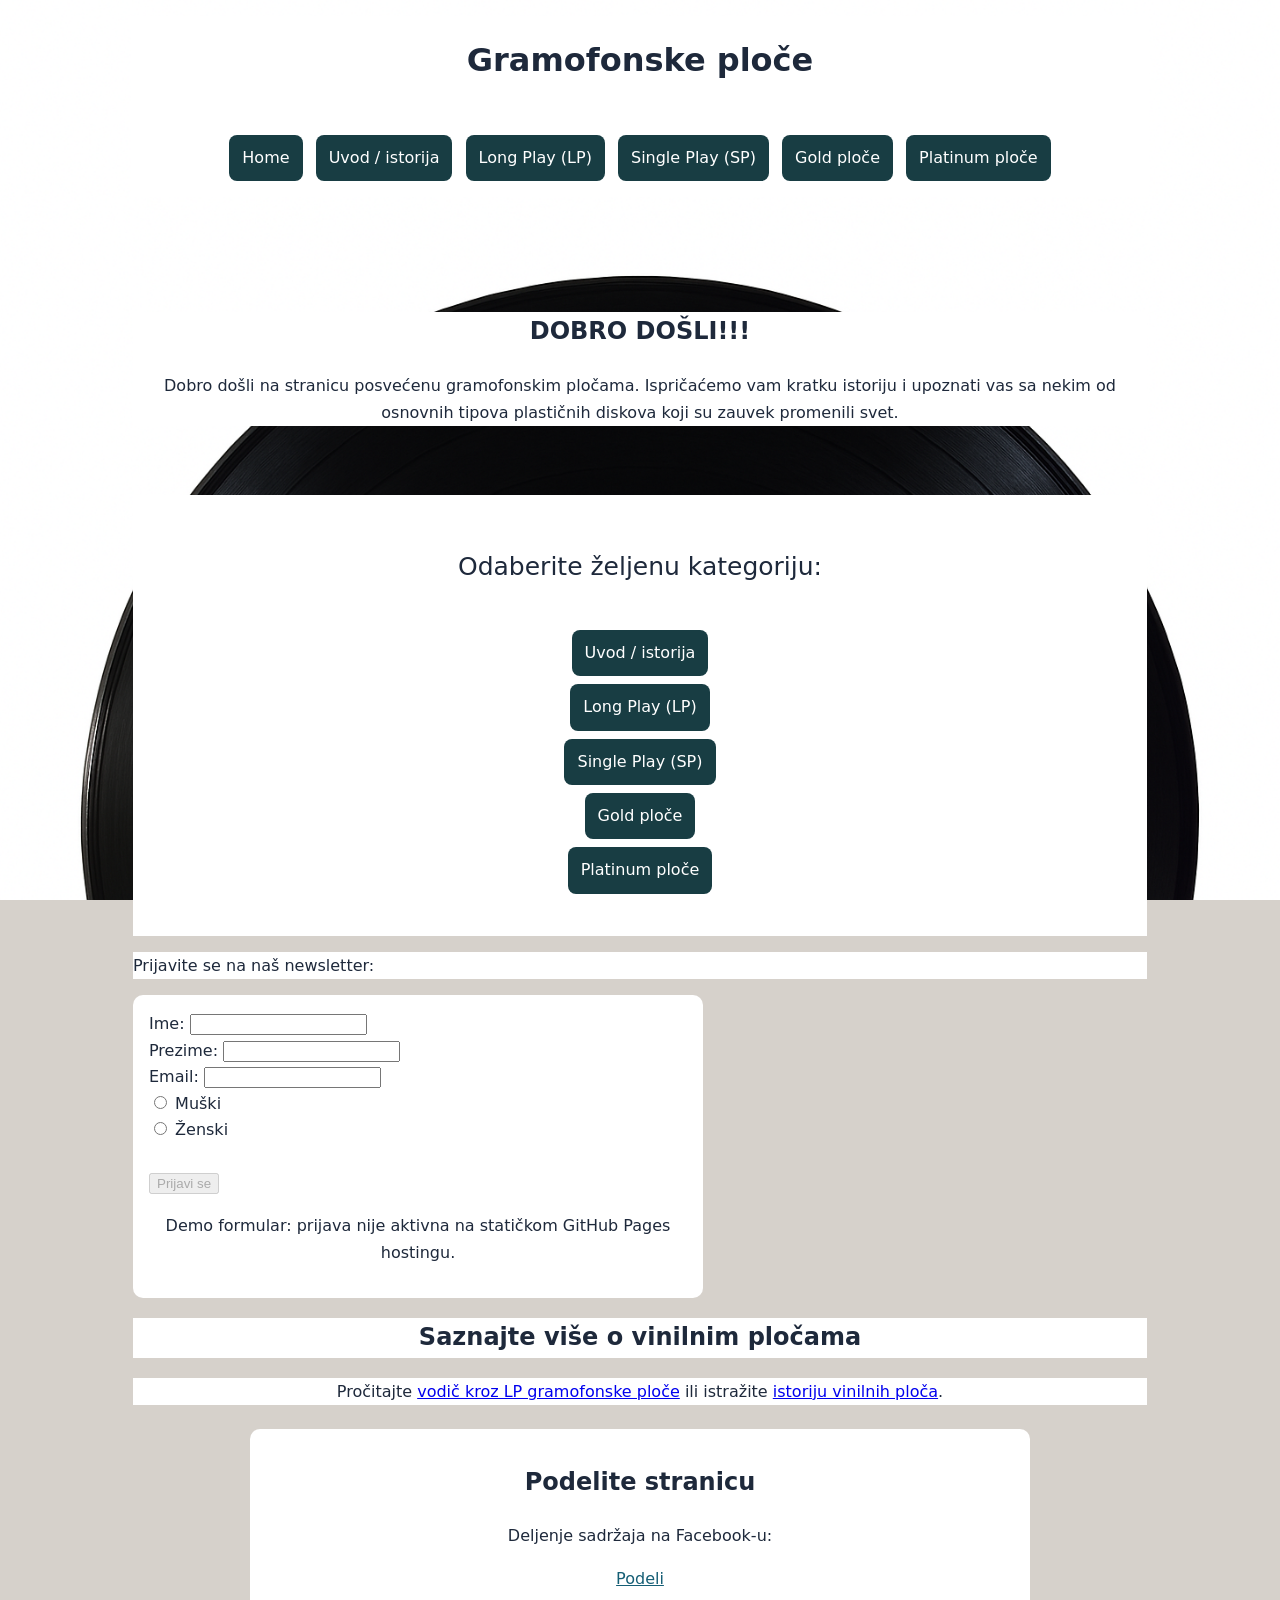
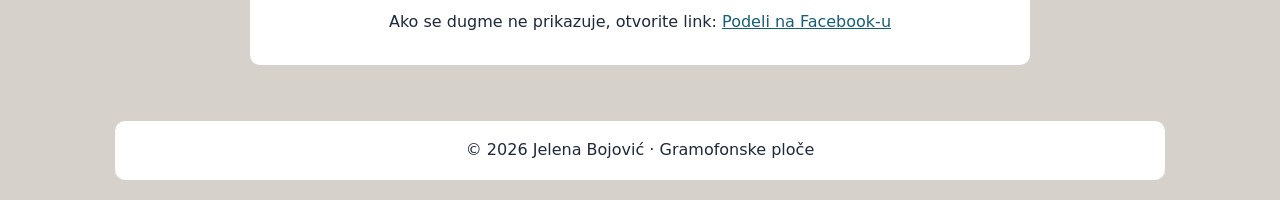
<file: index.html>
<!DOCTYPE html>
<html lang="sr">
<head>
<meta charset="utf-8"/>
<title>Gramofonske ploče – istorija, LP, singl i zlatne ploče</title>
<link href="ico/favicon.ico" rel="icon" type="image/x-icon"/>
<style>
		h1 {
			text-align: center;
			background-color: white;
		}

		h2 {
			text-align: center;
			background-color: white;
		}

		p {
			text-align: center;
			background-color: white;
		}

		nav {
			text-align: center;
			background-color: white;
		}

		div {
			text-align: center;
			background-color: white;
		}

		body {
			background-image: url('images/1.jpg');
			background-repeat: no-repeat;
			background-size: cover;
			background-attachment: fixed;
			background-position: center;
		}
	</style>
<meta content="width=device-width, initial-scale=1" name="viewport"/><meta content="Otkrijte istoriju gramofonskih i vinil ploča, LP albume, singlove i zlatna i platinasta muzička izdanja." name="description"/><meta content="gramofonske ploče, vinil ploče, LP ploče, singl ploče" name="keywords"/><meta content="Jelena Bojović" name="author"/><meta content="index, follow" name="robots"/><link href="https://rakicjelena991-sys.github.io/JelenaBojovicIT2026_SEO_KOD/" rel="canonical"/><meta content="website" property="og:type"/><meta content="sr_RS" property="og:locale"/><meta content="Gramofonske ploče" property="og:site_name"/><meta content="Gramofonske ploče – istorija, LP, singl i zlatne ploče" property="og:title"/><meta content="Otkrijte istoriju gramofonskih i vinil ploča, LP albume, singlove i zlatna i platinasta muzička izdanja." property="og:description"/><meta content="https://rakicjelena991-sys.github.io/JelenaBojovicIT2026_SEO_KOD/" property="og:url"/><meta content="https://rakicjelena991-sys.github.io/JelenaBojovicIT2026_SEO_KOD/images/1.jpg" property="og:image"/><meta content="summary_large_image" name="twitter:card"/><link href="assets/seo.css" rel="stylesheet"/></head>
<body>
<header>
<div>
<h1>Gramofonske ploče</h1>
<nav>
<a class="nav-link" href="index.html">Home</a>
<a class="nav-link" href="pages/uvod.html">Uvod / istorija</a>
<a class="nav-link" href="pages/longplay.html">Long Play (LP)</a>
<a class="nav-link" href="pages/single.html">Single Play (SP)</a>
<a class="nav-link" href="pages/gold.html">Gold ploče</a>
<a class="nav-link" href="pages/platinum.html">Platinum ploče</a>
</nav>
</div>
</header>
<main>
<br/><br/><br/>
<div>
<h2>DOBRO DOŠLI!!!</h2>
<p>Dobro došli na stranicu posvećenu gramofonskim pločama. Ispričaćemo vam kratku istoriju i upoznati vas sa
				nekim od osnovnih tipova plastičnih diskova koji su zauvek promenili svet.</p>
</div>
<br/><br/>
<div>
<br/>
<p style="font-size:25px;">Odaberite željenu kategoriju:</p>
<nav>
<a class="nav-link" href="pages/uvod.html">Uvod / istorija</a><br/>
<a class="nav-link" href="pages/longplay.html">Long Play (LP)</a><br/>
<a class="nav-link" href="pages/single.html">Single Play (SP)</a><br/>
<a class="nav-link" href="pages/gold.html">Gold ploče</a><br/>
<a class="nav-link" href="pages/platinum.html">Platinum ploče</a><br/>
</nav>
<br/>
</div>
<p style="text-align:left;">Prijavite se na naš newsletter:</p>
<form action="#" method="post" onsubmit="return false;">
<label>
				Ime:
				<input name="firstName" pattern="[A-Za-zČĆŽŠĐčćžšđ\s]+" required="" title="Samo slova" type="text"/>
</label><br/>
<label>
				Prezime:
				<input name="lastName" pattern="[A-Za-zČĆŽŠĐčćžšđ\s]+" required="" title="Samo slova" type="text"/>
</label><br/>
<label>
				Email:
				<input name="email" required="" type="email"/>
</label><br/>
<label><input name="gender" required="" type="radio" value="male"/> Muški</label><br/>
<label><input name="gender" type="radio" value="female"/> Ženski</label><br/><br/>
<button disabled="disabled" title="Demo obrazac bez serverske obrade" type="submit">Prijavi se</button>
<p>Demo formular: prijava nije aktivna na statičkom GitHub Pages hostingu.</p></form>
<section><h2>Saznajte više o vinilnim pločama</h2><p>Pročitajte <a href="pages/longplay.html">vodič kroz LP gramofonske ploče</a> ili istražite <a href="pages/uvod.html">istoriju vinilnih ploča</a>.</p></section><section aria-label="Deljenje sajta" class="drustvene-mreze"><h2>Podelite stranicu</h2><p>Deljenje sadržaja na Facebook-u:</p><div class="fb-share-button" data-href="https://rakicjelena991-sys.github.io/JelenaBojovicIT2026_SEO_KOD/" data-layout="button" data-size="small"><a class="fb-xfbml-parse-ignore" href="https://www.facebook.com/sharer/sharer.php?u=https%3A%2F%2Frakicjelena991-sys.github.io%2FJelenaBojovicIT2026_SEO_KOD%2F" rel="noopener noreferrer" target="_blank">Podeli</a></div><p>Ako se dugme ne prikazuje, otvorite link: <a href="https://www.facebook.com/sharer/sharer.php?u=https%3A%2F%2Frakicjelena991-sys.github.io%2FJelenaBojovicIT2026_SEO_KOD%2F" rel="noopener noreferrer" target="_blank">Podeli na Facebook-u</a></p></section></main>
<footer>© 2026 Jelena Bojović · Gramofonske ploče</footer><script async="" crossorigin="anonymous" defer="" src="https://connect.facebook.net/sr_RS/sdk.js#xfbml=1&amp;version=v22.0"></script></body>
</html>
</file>
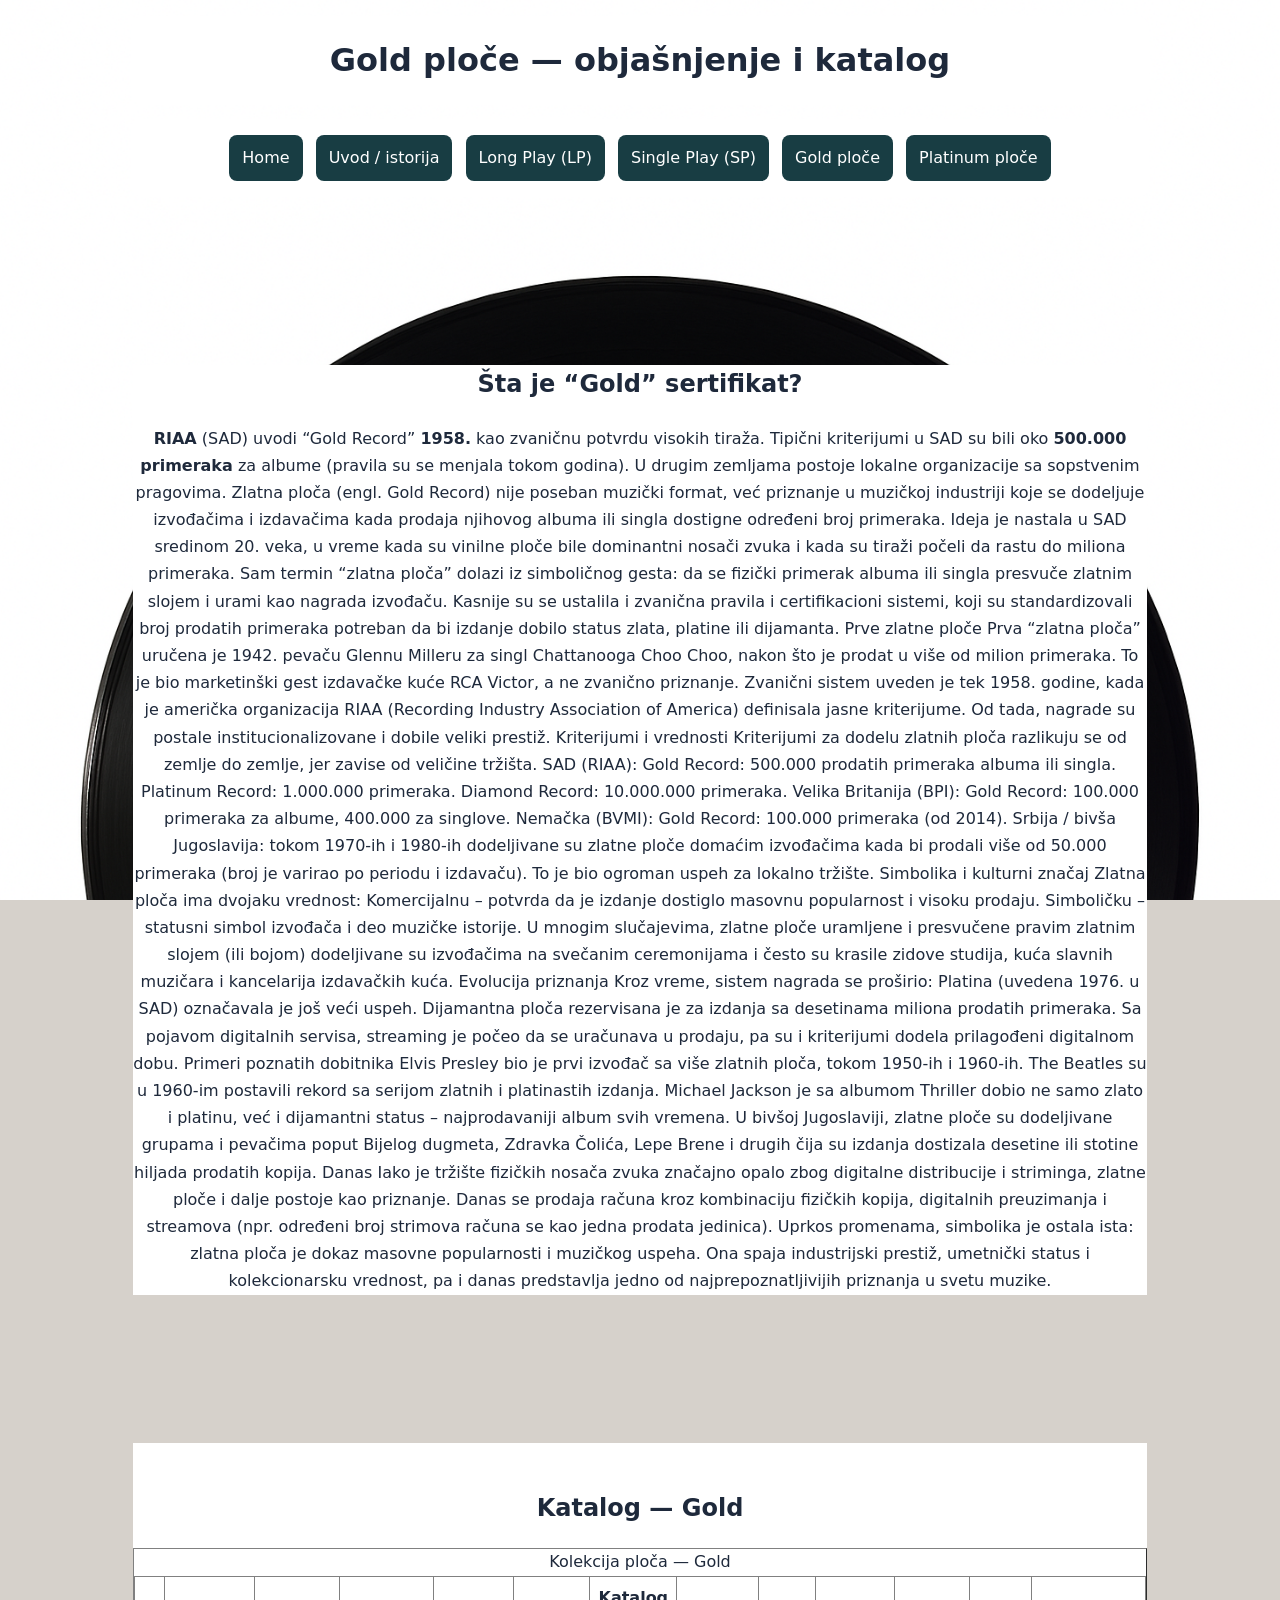
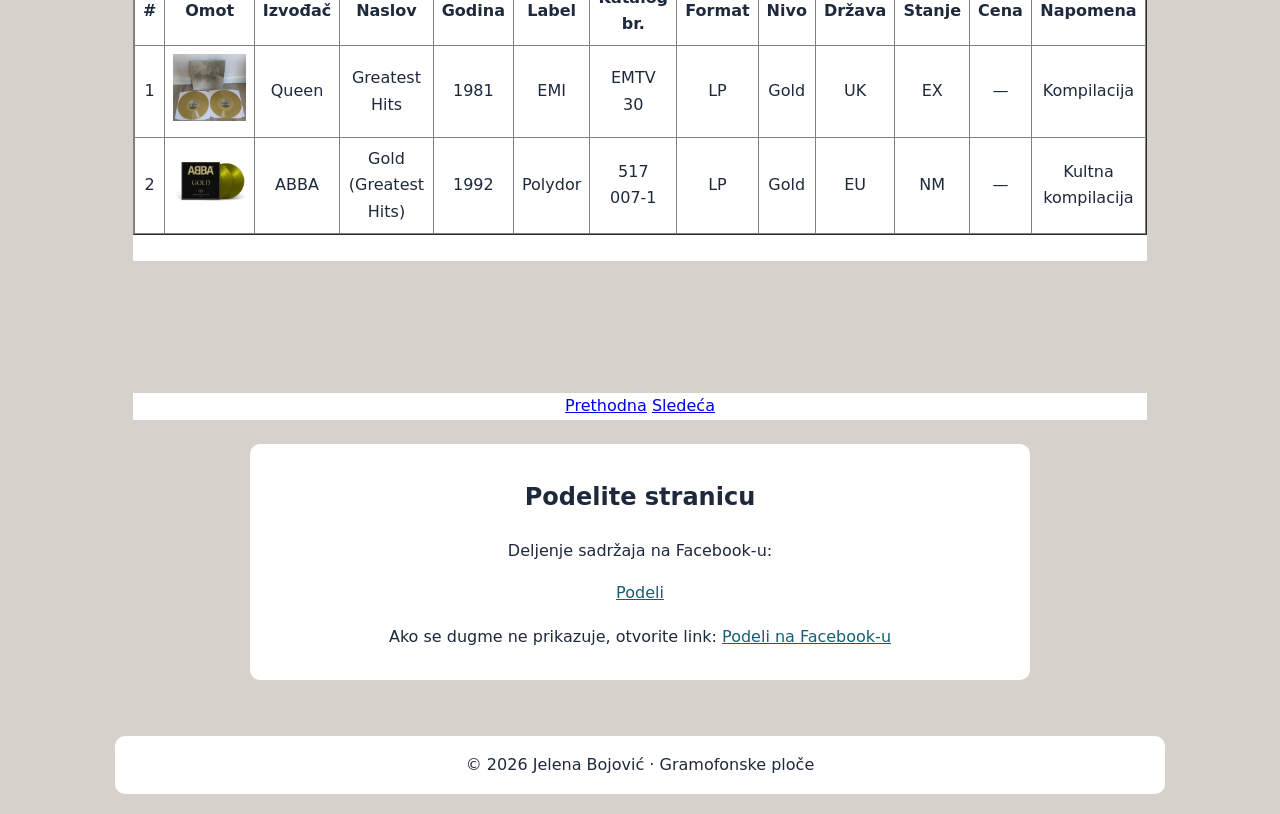
<file: pages/gold.html>
<!DOCTYPE html>
<html lang="sr">
<head>
<meta charset="utf-8"/>
<title>Zlatne ploče – značenje i primeri albuma</title>
<link href="../ico/favicon.ico" rel="icon" type="image/x-icon"/>
<style>
		h1 {text-align: center;background-color: white;}
		h2 {text-align: center;background-color: white;}
		p {text-align: center;background-color: white;}
		nav {text-align: center;background-color: white;}
		div {text-align: center;background-color: white;}
		table {text-align: center;background-color: white;}
		body {
			background-image: url('../images/1.jpg'); 
			background-repeat: no-repeat;
			background-size: cover;
			background-attachment: fixed;
			background-position: center;
		}
	</style>
<meta content="width=device-width, initial-scale=1" name="viewport"/><meta content="Šta je zlatna ploča i kako muzički album dobija zlatni sertifikat? Primeri poznatih muzičkih izdanja." name="description"/><meta content="zlatne ploče, gold ploče, muzički sertifikati" name="keywords"/><meta content="Jelena Bojović" name="author"/><meta content="index, follow" name="robots"/><link href="https://rakicjelena991-sys.github.io/JelenaBojovicIT2026_SEO_KOD/pages/gold.html" rel="canonical"/><meta content="website" property="og:type"/><meta content="sr_RS" property="og:locale"/><meta content="Gramofonske ploče" property="og:site_name"/><meta content="Zlatne ploče – značenje i primeri albuma" property="og:title"/><meta content="Šta je zlatna ploča i kako muzički album dobija zlatni sertifikat? Primeri poznatih muzičkih izdanja." property="og:description"/><meta content="https://rakicjelena991-sys.github.io/JelenaBojovicIT2026_SEO_KOD/pages/gold.html" property="og:url"/><meta content="https://rakicjelena991-sys.github.io/JelenaBojovicIT2026_SEO_KOD/images/1.jpg" property="og:image"/><meta content="summary_large_image" name="twitter:card"/><link href="../assets/seo.css" rel="stylesheet"/></head>
<body>
<header>
<h1>Gold ploče — objašnjenje i katalog</h1>
<nav>
<a class="nav-link" href="../index.html">Home</a>
<a class="nav-link" href="./uvod.html">Uvod / istorija</a>
<a class="nav-link" href="./longplay.html">Long Play (LP)</a>
<a class="nav-link" href="./single.html">Single Play (SP)</a>
<a class="nav-link" href="./gold.html">Gold ploče</a>
<a class="nav-link" href="./platinum.html">Platinum ploče</a>
</nav>
</header>
<main>
<br/><br/><br/><br/><br/>
<div>
<h2>Šta je “Gold” sertifikat?</h2>
<p>
<strong>RIAA</strong> (SAD) uvodi “Gold Record” <strong>1958.</strong> kao zvaničnu potvrdu visokih tiraža.
				Tipični kriterijumi u SAD su bili oko <strong>500.000 primeraka</strong> za albume (pravila su se menjala tokom godina).
				U drugim zemljama postoje lokalne organizacije sa sopstvenim pragovima.
				Zlatna ploča (engl. Gold Record) nije poseban muzički format, već priznanje u muzičkoj industriji koje se dodeljuje izvođačima i izdavačima kada prodaja njihovog albuma ili singla dostigne određeni broj primeraka. Ideja je nastala u SAD sredinom 20. veka, u vreme kada su vinilne ploče bile dominantni nosači zvuka i kada su tiraži počeli da rastu do miliona primeraka.

				Sam termin “zlatna ploča” dolazi iz simboličnog gestа: da se fizički primerak albuma ili singla presvuče zlatnim slojem i urami kao nagrada izvođaču. Kasnije su se ustalila i zvanična pravila i certifikacioni sistemi, koji su standardizovali broj prodatih primeraka potreban da bi izdanje dobilo status zlata, platine ili dijamanta.

				Prve zlatne ploče

				Prva “zlatna ploča” uručena je 1942. pevaču Glennu Milleru za singl Chattanooga Choo Choo, nakon što je prodat u više od milion primeraka. To je bio marketinški gest izdavačke kuće RCA Victor, a ne zvanično priznanje.

				Zvanični sistem uveden je tek 1958. godine, kada je američka organizacija RIAA (Recording Industry Association of America) definisala jasne kriterijume. Od tada, nagrade su postale institucionalizovane i dobile veliki prestiž.

				Kriterijumi i vrednosti

				Kriterijumi za dodelu zlatnih ploča razlikuju se od zemlje do zemlje, jer zavise od veličine tržišta.

				SAD (RIAA):

				Gold Record: 500.000 prodatih primeraka albuma ili singla.

				Platinum Record: 1.000.000 primeraka.

				Diamond Record: 10.000.000 primeraka.

				Velika Britanija (BPI):

				Gold Record: 100.000 primeraka za albume, 400.000 za singlove.

				Nemačka (BVMI):

				Gold Record: 100.000 primeraka (od 2014).

				Srbija / bivša Jugoslavija: tokom 1970-ih i 1980-ih dodeljivane su zlatne ploče domaćim izvođačima kada bi prodali više od 50.000 primeraka (broj je varirao po periodu i izdavaču). To je bio ogroman uspeh za lokalno tržište.

				Simbolika i kulturni značaj

				Zlatna ploča ima dvojaku vrednost:

				Komercijalnu – potvrda da je izdanje dostiglo masovnu popularnost i visoku prodaju.

				Simboličku – statusni simbol izvođača i deo muzičke istorije.

				U mnogim slučajevima, zlatne ploče uramljene i presvučene pravim zlatnim slojem (ili bojom) dodeljivane su izvođačima na svečanim ceremonijama i često su krasile zidove studija, kuća slavnih muzičara i kancelarija izdavačkih kuća.

				Evolucija priznanja

				Kroz vreme, sistem nagrada se proširio:

				Platina (uvedena 1976. u SAD) označavala je još veći uspeh.

				Dijamantna ploča rezervisana je za izdanja sa desetinama miliona prodatih primeraka.

				Sa pojavom digitalnih servisa, streaming je počeo da se uračunava u prodaju, pa su i kriterijumi dodela prilagođeni digitalnom dobu.

				Primeri poznatih dobitnika

				Elvis Presley bio je prvi izvođač sa više zlatnih ploča, tokom 1950-ih i 1960-ih.

				The Beatles su u 1960-im postavili rekord sa serijom zlatnih i platinastih izdanja.

				Michael Jackson je sa albumom Thriller dobio ne samo zlato i platinu, već i dijamantni status – najprodavaniji album svih vremena.

				U bivšoj Jugoslaviji, zlatne ploče su dodeljivane grupama i pevačima poput Bijelog dugmeta, Zdravka Čolića, Lepe Brene i drugih čija su izdanja dostizala desetine ili stotine hiljada prodatih kopija.

				Danas

				Iako je tržište fizičkih nosača zvuka značajno opalo zbog digitalne distribucije i striminga, zlatne ploče i dalje postoje kao priznanje. Danas se prodaja računa kroz kombinaciju fizičkih kopija, digitalnih preuzimanja i streamova (npr. određeni broj strimova računa se kao jedna prodata jedinica).

				Uprkos promenama, simbolika je ostala ista: zlatna ploča je dokaz masovne popularnosti i muzičkog uspeha. Ona spaja industrijski prestiž, umetnički status i kolekcionarsku vrednost, pa i danas predstavlja jedno od najprepoznatljivijih priznanja u svetu muzike.
			</p>
</div>
<br/><br/><br/><br/><br/>
<div>
<br/>
<h2>Katalog — Gold</h2>
<table border="1" cellpadding="6" cellspacing="0">
<caption>Kolekcija ploča — Gold</caption>
<thead>
<tr>
<th>#</th><th>Omot</th><th>Izvođač</th><th>Naslov</th><th>Godina</th><th>Label</th><th>Katalog br.</th>
<th>Format</th><th>Nivo</th><th>Država</th><th>Stanje</th><th>Cena</th><th>Napomena</th>
</tr>
</thead>
<tbody>
<tr>
<td>1</td>
<td><img alt="Queen — Greatest Hits (omot)" decoding="async" height="821" loading="lazy" src="../images/queen_greatest_hits.png" width="900"/></td>
<td>Queen</td><td>Greatest Hits</td><td>1981</td><td>EMI</td><td>EMTV 30</td>
<td>LP</td><td>Gold</td><td>UK</td><td>EX</td><td>—</td><td>Kompilacija</td>
</tr>
<tr>
<td>2</td>
<td><img alt="ABBA — Gold (omot)" decoding="async" height="872" loading="lazy" src="../images/abba_gold.png" width="1600"/></td>
<td>ABBA</td><td>Gold (Greatest Hits)</td><td>1992</td><td>Polydor</td><td>517 007-1</td>
<td>LP</td><td>Gold</td><td>EU</td><td>NM</td><td>—</td><td>Kultna kompilacija</td>
</tr>
</tbody>
</table>
<br/>
</div>
<br/><br/><br/><br/><br/>
<div>
<a class="nav-link" href="./single.html">Prethodna</a>
<a class="nav-link" href="./platinum.html">Sledeća</a>
</div>
<section aria-label="Deljenje sajta" class="drustvene-mreze"><h2>Podelite stranicu</h2><p>Deljenje sadržaja na Facebook-u:</p><div class="fb-share-button" data-href="https://rakicjelena991-sys.github.io/JelenaBojovicIT2026_SEO_KOD/pages/gold.html" data-layout="button" data-size="small"><a class="fb-xfbml-parse-ignore" href="https://www.facebook.com/sharer/sharer.php?u=https%3A%2F%2Frakicjelena991-sys.github.io%2FJelenaBojovicIT2026_SEO_KOD%2Fpages%2Fgold.html" rel="noopener noreferrer" target="_blank">Podeli</a></div><p>Ako se dugme ne prikazuje, otvorite link: <a href="https://www.facebook.com/sharer/sharer.php?u=https%3A%2F%2Frakicjelena991-sys.github.io%2FJelenaBojovicIT2026_SEO_KOD%2Fpages%2Fgold.html" rel="noopener noreferrer" target="_blank">Podeli na Facebook-u</a></p></section></main>
<footer>© 2026 Jelena Bojović · Gramofonske ploče</footer><script async="" crossorigin="anonymous" defer="" src="https://connect.facebook.net/sr_RS/sdk.js#xfbml=1&amp;version=v22.0"></script></body>
</html>
</file>
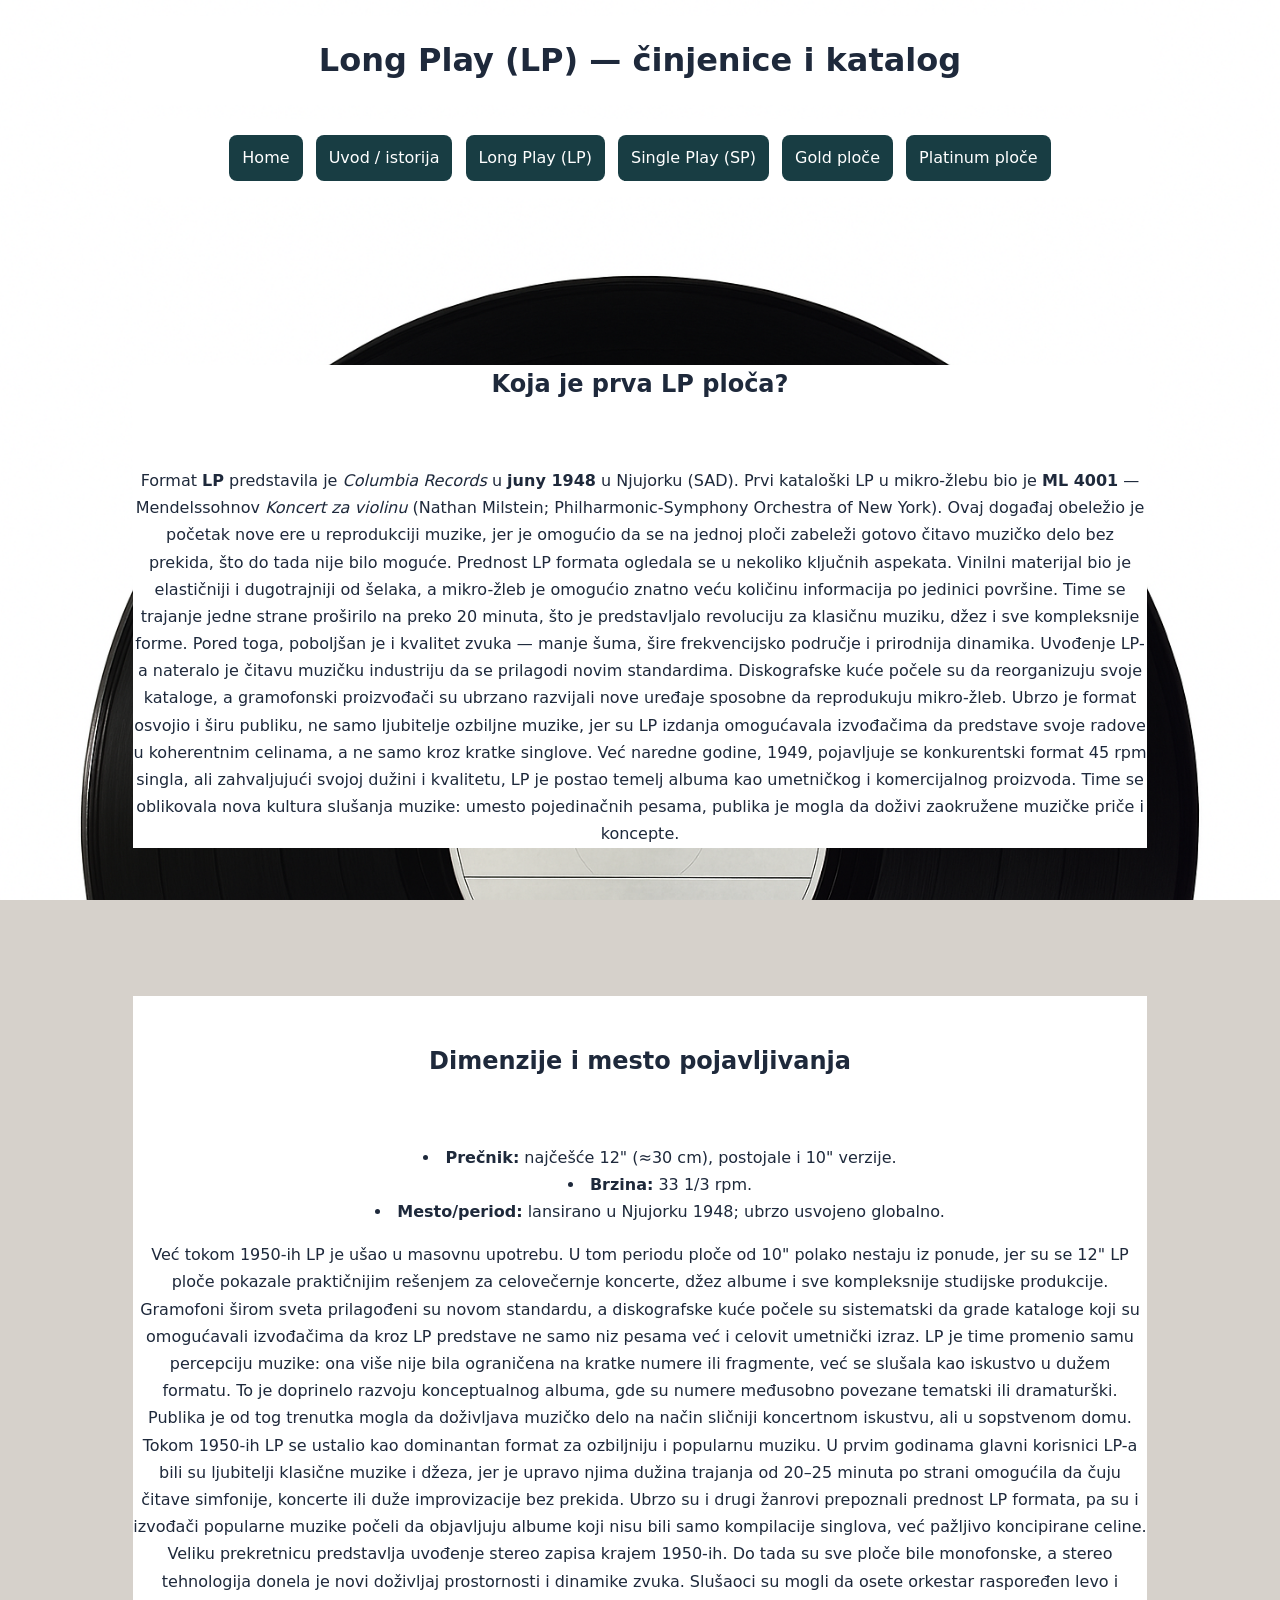
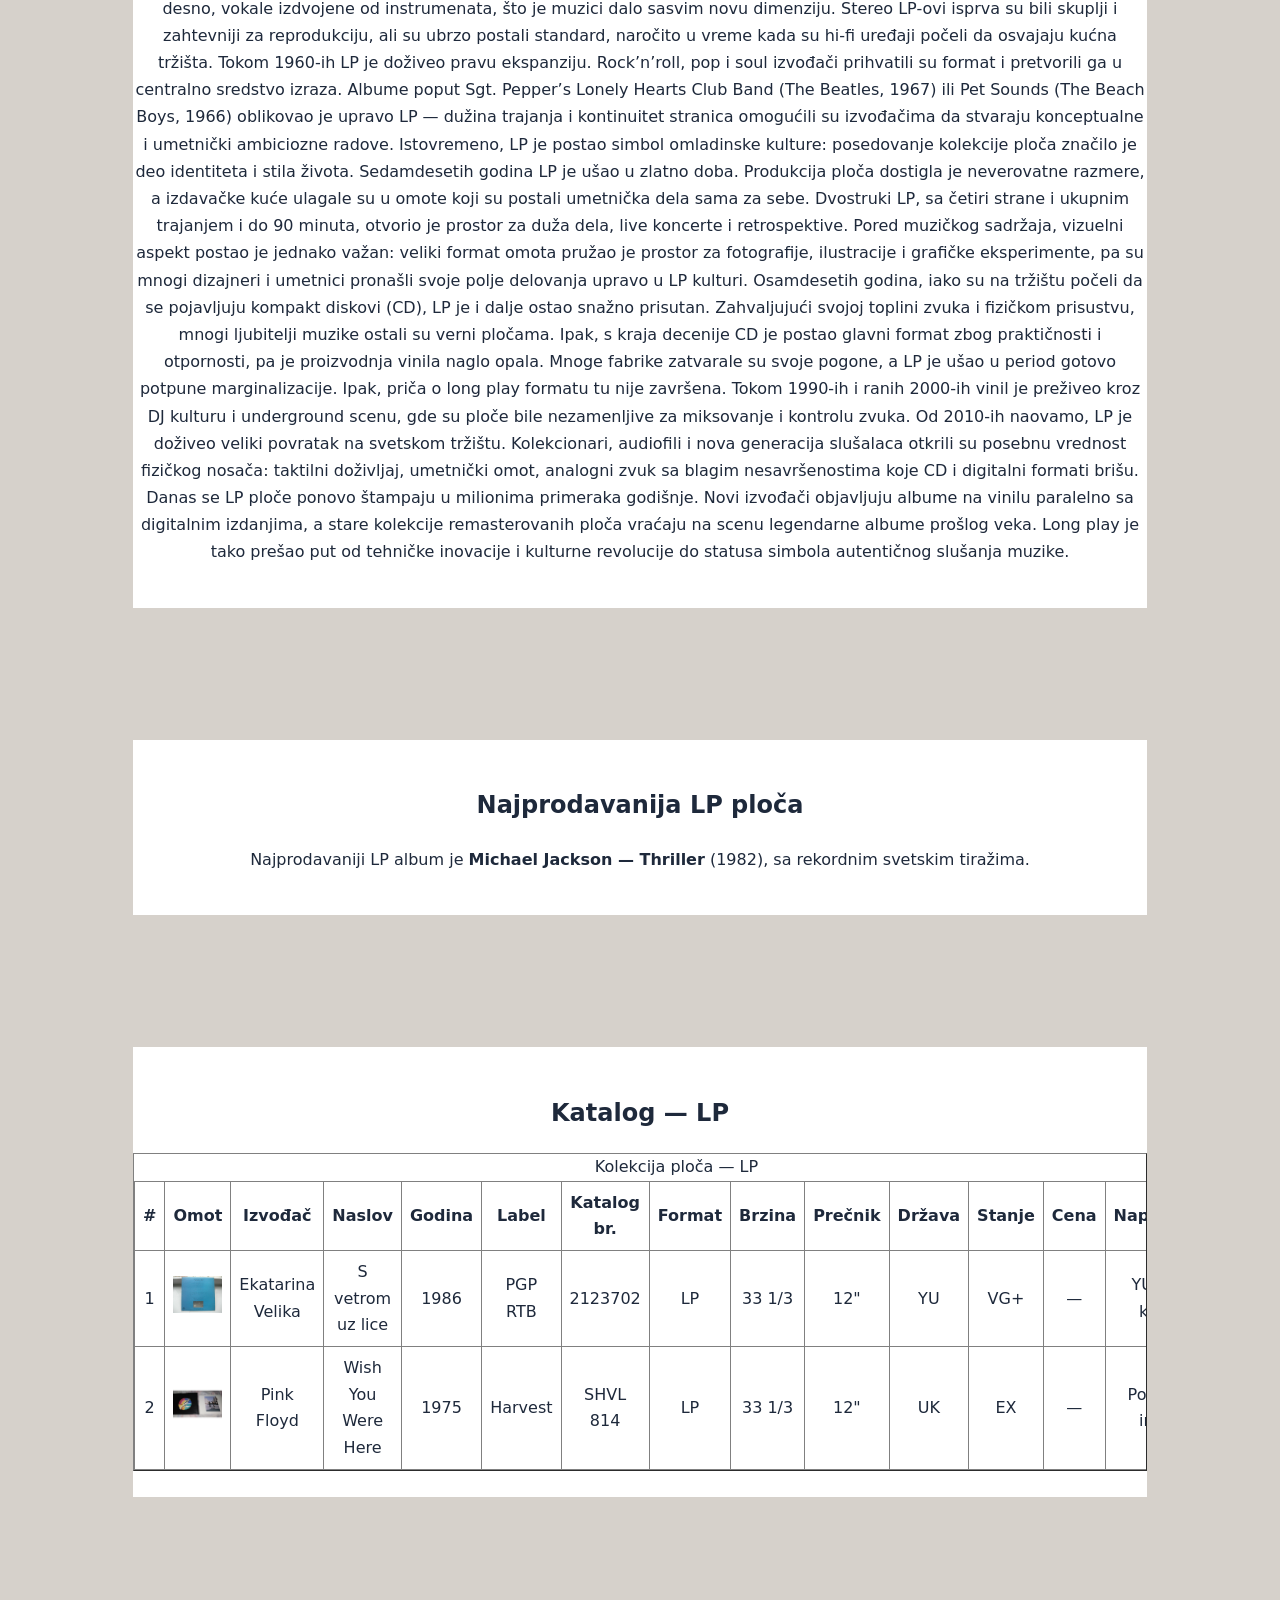
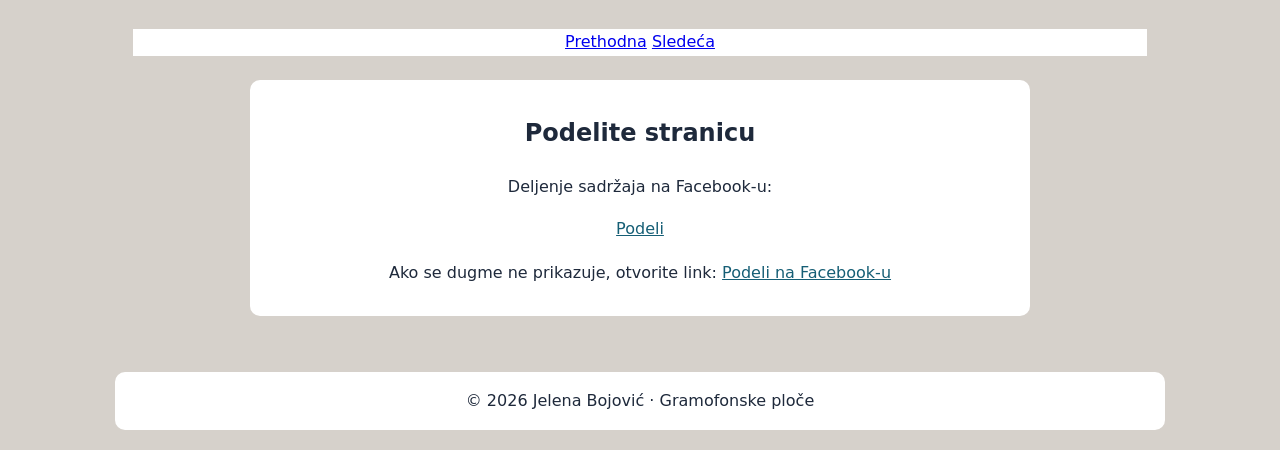
<file: pages/longplay.html>
<!DOCTYPE html>
<html lang="sr">
<head>
<meta charset="utf-8"/>
<title>LP ploče – Long Play albumi i poznata izdanja</title>
<link href="../ico/favicon.ico" rel="icon" type="image/x-icon"/>
<style>
		h1 {text-align: center;background-color: white;}
		h2 {text-align: center;background-color: white;}
		p {text-align: center;background-color: white;}
		nav {text-align: center;background-color: white;}
		table {text-align: center;background-color: white;}
		div {text-align: center;background-color: white;}
		li {text-align: center;background-color: white;list-style-position: inside;}
		body {
			background-image: url('../images/1.jpg'); 
			background-repeat: no-repeat;
			background-size: cover;
			background-attachment: fixed;
			background-position: center;
		}
	</style>
<meta content="width=device-width, initial-scale=1" name="viewport"/><meta content="Saznajte šta su LP gramofonske ploče, kako funkcionišu dugosvirajući albumi i upoznajte poznata vinil izdanja." name="description"/><meta content="LP ploče, Long Play, vinil albumi, dugosvirajuće ploče" name="keywords"/><meta content="Jelena Bojović" name="author"/><meta content="index, follow" name="robots"/><link href="https://rakicjelena991-sys.github.io/JelenaBojovicIT2026_SEO_KOD/pages/longplay.html" rel="canonical"/><meta content="website" property="og:type"/><meta content="sr_RS" property="og:locale"/><meta content="Gramofonske ploče" property="og:site_name"/><meta content="LP ploče – Long Play albumi i poznata izdanja" property="og:title"/><meta content="Saznajte šta su LP gramofonske ploče, kako funkcionišu dugosvirajući albumi i upoznajte poznata vinil izdanja." property="og:description"/><meta content="https://rakicjelena991-sys.github.io/JelenaBojovicIT2026_SEO_KOD/pages/longplay.html" property="og:url"/><meta content="https://rakicjelena991-sys.github.io/JelenaBojovicIT2026_SEO_KOD/images/1.jpg" property="og:image"/><meta content="summary_large_image" name="twitter:card"/><link href="../assets/seo.css" rel="stylesheet"/></head>
<body>
<header>
<h1>Long Play (LP) — činjenice i katalog</h1>
<nav>
<a class="nav-link" href="../index.html">Home</a>
<a class="nav-link" href="./uvod.html">Uvod / istorija</a>
<a class="nav-link" href="./longplay.html">Long Play (LP)</a>
<a class="nav-link" href="./single.html">Single Play (SP)</a>
<a class="nav-link" href="./gold.html">Gold ploče</a>
<a class="nav-link" href="./platinum.html">Platinum ploče</a>
</nav>
</header>
<main>
<br/><br/><br/><br/><br/>
<div>
<h2>Koja je prva LP ploča?</h2>
<br/>
<p>
				Format <strong>LP</strong> predstavila je <em>Columbia Records</em> u <strong>junу 1948</strong> u Njujorku (SAD).
				Prvi kataloški LP u mikro‑žlebu bio je <strong>ML 4001</strong> — Mendelssohnov <em>Koncert za violinu</em>
				(Nathan Milstein; Philharmonic‑Symphony Orchestra of New York).
				Ovaj događaj obeležio je početak nove ere u reprodukciji muzike, jer je omogućio da se na jednoj ploči zabeleži gotovo čitavo muzičko delo bez prekida, što do tada nije bilo moguće.
				Prednost LP formata ogledala se u nekoliko ključnih aspekata. Vinilni materijal bio je elastičniji i dugotrajniji od šelaka, a mikro-žleb je omogućio znatno veću količinu informacija po jedinici površine. Time se trajanje jedne strane proširilo na preko 20 minuta, što je predstavljalo revoluciju za klasičnu muziku, džez i sve kompleksnije forme. Pored toga, poboljšan je i kvalitet zvuka — manje šuma, šire frekvencijsko područje i prirodnija dinamika.
				Uvođenje LP-a nateralo je čitavu muzičku industriju da se prilagodi novim standardima. Diskografske kuće počele su da reorganizuju svoje kataloge, a gramofonski proizvođači su ubrzano razvijali nove uređaje sposobne da reprodukuju mikro-žleb. Ubrzo je format osvojio i širu publiku, ne samo ljubitelje ozbiljne muzike, jer su LP izdanja omogućavala izvođačima da predstave svoje radove u koherentnim celinama, a ne samo kroz kratke singlove.
				Već naredne godine, 1949, pojavljuje se konkurentski format 45 rpm singla, ali zahvaljujući svojoj dužini i kvalitetu, LP je postao temelj albuma kao umetničkog i komercijalnog proizvoda. Time se oblikovala nova kultura slušanja muzike: umesto pojedinačnih pesama, publika je mogla da doživi zaokružene muzičke priče i koncepte.
			</p>
</div>
<br/><br/><br/><br/><br/>
<div>
<br/>
<h2>Dimenzije i mesto pojavljivanja</h2>
<br/>
<ul>
<li><strong>Prečnik:</strong> najčešće 12" (≈30 cm), postojale i 10" verzije.</li>
<li><strong>Brzina:</strong> 33 1/3 rpm.</li>
<li><strong>Mesto/period:</strong> lansirano u Njujorku 1948; ubrzo usvojeno globalno.</li>
</ul>
<p>
				Već tokom 1950-ih LP je ušao u masovnu upotrebu. U tom periodu ploče od 10" polako nestaju iz ponude, jer su se 12" LP ploče pokazale praktičnijim rešenjem za celovečernje koncerte, džez albume i sve kompleksnije studijske produkcije. Gramofoni širom sveta prilagođeni su novom standardu, a diskografske kuće počele su sistematski da grade kataloge koji su omogućavali izvođačima da kroz LP predstave ne samo niz pesama već i celovit umetnički izraz.
				LP je time promenio samu percepciju muzike: ona više nije bila ograničena na kratke numere ili fragmente, već se slušala kao iskustvo u dužem formatu. To je doprinelo razvoju konceptualnog albuma, gde su numere međusobno povezane tematski ili dramaturški. Publika je od tog trenutka mogla da doživljava muzičko delo na način sličniji koncertnom iskustvu, ali u sopstvenom domu.
				Tokom 1950-ih LP se ustalio kao dominantan format za ozbiljniju i popularnu muziku. U prvim godinama glavni korisnici LP-a bili su ljubitelji klasične muzike i džeza, jer je upravo njima dužina trajanja od 20–25 minuta po strani omogućila da čuju čitave simfonije, koncerte ili duže improvizacije bez prekida. Ubrzo su i drugi žanrovi prepoznali prednost LP formata, pa su i izvođači popularne muzike počeli da objavljuju albume koji nisu bili samo kompilacije singlova, već pažljivo koncipirane celine.
				Veliku prekretnicu predstavlja uvođenje stereo zapisa krajem 1950-ih. Do tada su sve ploče bile monofonske, a stereo tehnologija donela je novi doživljaj prostornosti i dinamike zvuka. Slušaoci su mogli da osete orkestar raspoređen levo i desno, vokale izdvojene od instrumenata, što je muzici dalo sasvim novu dimenziju. Stereo LP-ovi isprva su bili skuplji i zahtevniji za reprodukciju, ali su ubrzo postali standard, naročito u vreme kada su hi-fi uređaji počeli da osvajaju kućna tržišta.
				Tokom 1960-ih LP je doživeo pravu ekspanziju. Rock’n’roll, pop i soul izvođači prihvatili su format i pretvorili ga u centralno sredstvo izraza. Albume poput Sgt. Pepper’s Lonely Hearts Club Band (The Beatles, 1967) ili Pet Sounds (The Beach Boys, 1966) oblikovao je upravo LP — dužina trajanja i kontinuitet stranica omogućili su izvođačima da stvaraju konceptualne i umetnički ambiciozne radove. Istovremeno, LP je postao simbol omladinske kulture: posedovanje kolekcije ploča značilo je deo identiteta i stila života.
				Sedamdesetih godina LP je ušao u zlatno doba. Produkcija ploča dostigla je neverovatne razmere, a izdavačke kuće ulagale su u omote koji su postali umetnička dela sama za sebe. Dvostruki LP, sa četiri strane i ukupnim trajanjem i do 90 minuta, otvorio je prostor za duža dela, live koncerte i retrospektive. Pored muzičkog sadržaja, vizuelni aspekt postao je jednako važan: veliki format omota pružao je prostor za fotografije, ilustracije i grafičke eksperimente, pa su mnogi dizajneri i umetnici pronašli svoje polje delovanja upravo u LP kulturi.
				Osamdesetih godina, iako su na tržištu počeli da se pojavljuju kompakt diskovi (CD), LP je i dalje ostao snažno prisutan. Zahvaljujući svojoj toplini zvuka i fizičkom prisustvu, mnogi ljubitelji muzike ostali su verni pločama. Ipak, s kraja decenije CD je postao glavni format zbog praktičnosti i otpornosti, pa je proizvodnja vinila naglo opala. Mnoge fabrike zatvarale su svoje pogone, a LP je ušao u period gotovo potpune marginalizacije.
				Ipak, priča o long play formatu tu nije završena. Tokom 1990-ih i ranih 2000-ih vinil je preživeo kroz DJ kulturu i underground scenu, gde su ploče bile nezamenljive za miksovanje i kontrolu zvuka. Od 2010-ih naovamo, LP je doživeo veliki povratak na svetskom tržištu. Kolekcionari, audiofili i nova generacija slušalaca otkrili su posebnu vrednost fizičkog nosača: taktilni doživljaj, umetnički omot, analogni zvuk sa blagim nesavršenostima koje CD i digitalni formati brišu.
				Danas se LP ploče ponovo štampaju u milionima primeraka godišnje. Novi izvođači objavljuju albume na vinilu paralelno sa digitalnim izdanjima, a stare kolekcije remasterovanih ploča vraćaju na scenu legendarne albume prošlog veka. Long play je tako prešao put od tehničke inovacije i kulturne revolucije do statusa simbola autentičnog slušanja muzike.
			</p>
<br/>
</div>
<br/><br/><br/><br/><br/>
<div>
<br/>
<h2>Najprodavanija LP ploča</h2>
<p>Najprodavaniji LP album je <strong>Michael Jackson — Thriller</strong> (1982), sa rekordnim svetskim tiražima.</p>
<br/>
</div>
<br/><br/><br/><br/><br/>
<div>
<br/>
<h2>Katalog — LP</h2>
<table border="1" cellpadding="6" cellspacing="0">
<caption>Kolekcija ploča — LP</caption>
<thead>
<tr>
<th>#</th><th>Omot</th><th>Izvođač</th><th>Naslov</th><th>Godina</th><th>Label</th><th>Katalog br.</th>
<th>Format</th><th>Brzina</th><th>Prečnik</th><th>Država</th><th>Stanje</th><th>Cena</th><th>Napomena</th>
</tr>
</thead>
<tbody>
<tr>
<td>1</td>
<td><img alt="EKV — S vetrom uz lice (omot)" decoding="async" height="750" loading="lazy" src="../images/ekv_s_vetrom_uz_lice.png" width="1000"/></td>
<td>Ekatarina Velika</td><td>S vetrom uz lice</td><td>1986</td><td>PGP RTB</td><td>2123702</td>
<td>LP</td><td>33 1/3</td><td>12"</td><td>YU</td><td>VG+</td><td>—</td><td>YU rock klasik</td>
</tr>
<tr>
<td>2</td>
<td><img alt="Pink Floyd — Wish You Were Here (omot)" decoding="async" height="600" loading="lazy" src="../images/pinkfloyd_wywh.png" width="800"/></td>
<td>Pink Floyd</td><td>Wish You Were Here</td><td>1975</td><td>Harvest</td><td>SHVL 814</td>
<td>LP</td><td>33 1/3</td><td>12"</td><td>UK</td><td>EX</td><td>—</td><td>Poster + insert</td>
</tr>
</tbody>
</table>
<br/>
</div>
<br/><br/><br/><br/><br/>
<div>
<a class="nav-link" href="./uvod.html">Prethodna</a>
<a class="nav-link" href="./single.html">Sledeća</a>
</div>
<section aria-label="Deljenje sajta" class="drustvene-mreze"><h2>Podelite stranicu</h2><p>Deljenje sadržaja na Facebook-u:</p><div class="fb-share-button" data-href="https://rakicjelena991-sys.github.io/JelenaBojovicIT2026_SEO_KOD/pages/longplay.html" data-layout="button" data-size="small"><a class="fb-xfbml-parse-ignore" href="https://www.facebook.com/sharer/sharer.php?u=https%3A%2F%2Frakicjelena991-sys.github.io%2FJelenaBojovicIT2026_SEO_KOD%2Fpages%2Flongplay.html" rel="noopener noreferrer" target="_blank">Podeli</a></div><p>Ako se dugme ne prikazuje, otvorite link: <a href="https://www.facebook.com/sharer/sharer.php?u=https%3A%2F%2Frakicjelena991-sys.github.io%2FJelenaBojovicIT2026_SEO_KOD%2Fpages%2Flongplay.html" rel="noopener noreferrer" target="_blank">Podeli na Facebook-u</a></p></section></main>
<footer>© 2026 Jelena Bojović · Gramofonske ploče</footer><script async="" crossorigin="anonymous" defer="" src="https://connect.facebook.net/sr_RS/sdk.js#xfbml=1&amp;version=v22.0"></script></body>
</html>
</file>
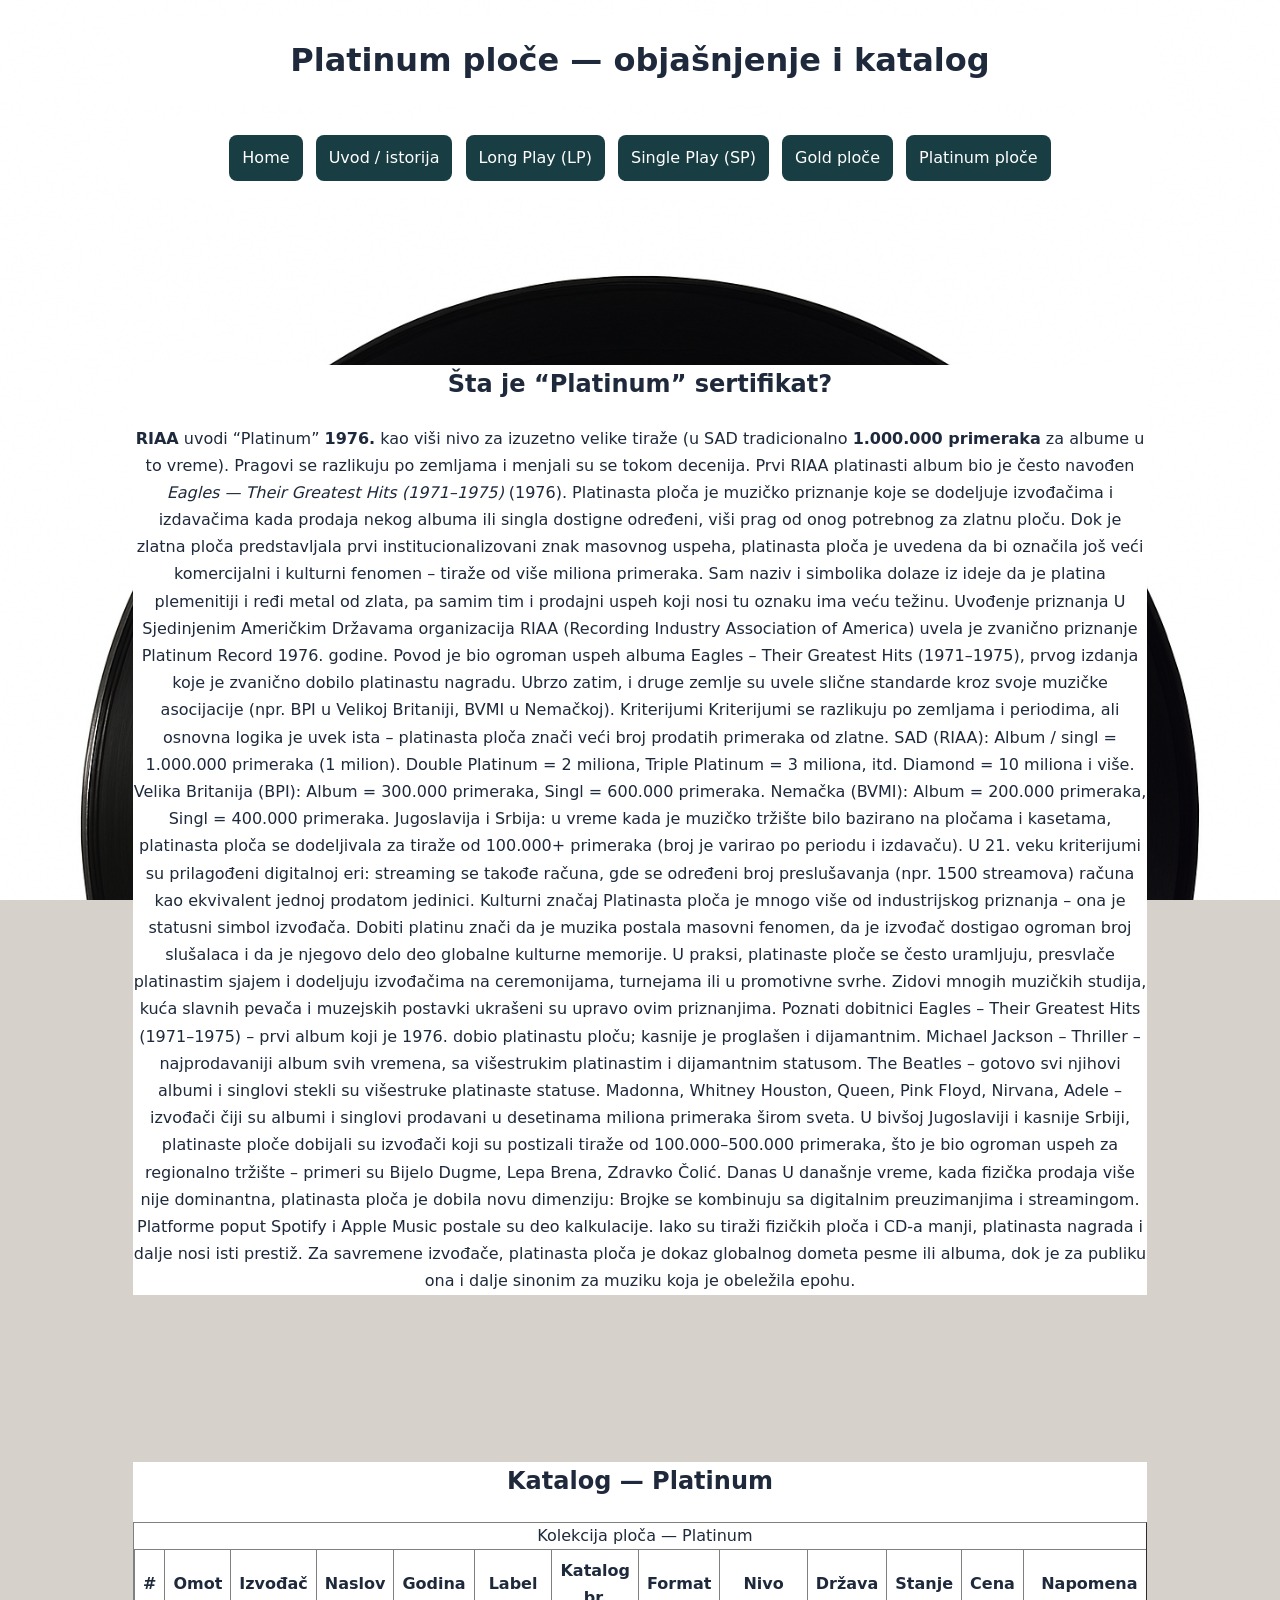
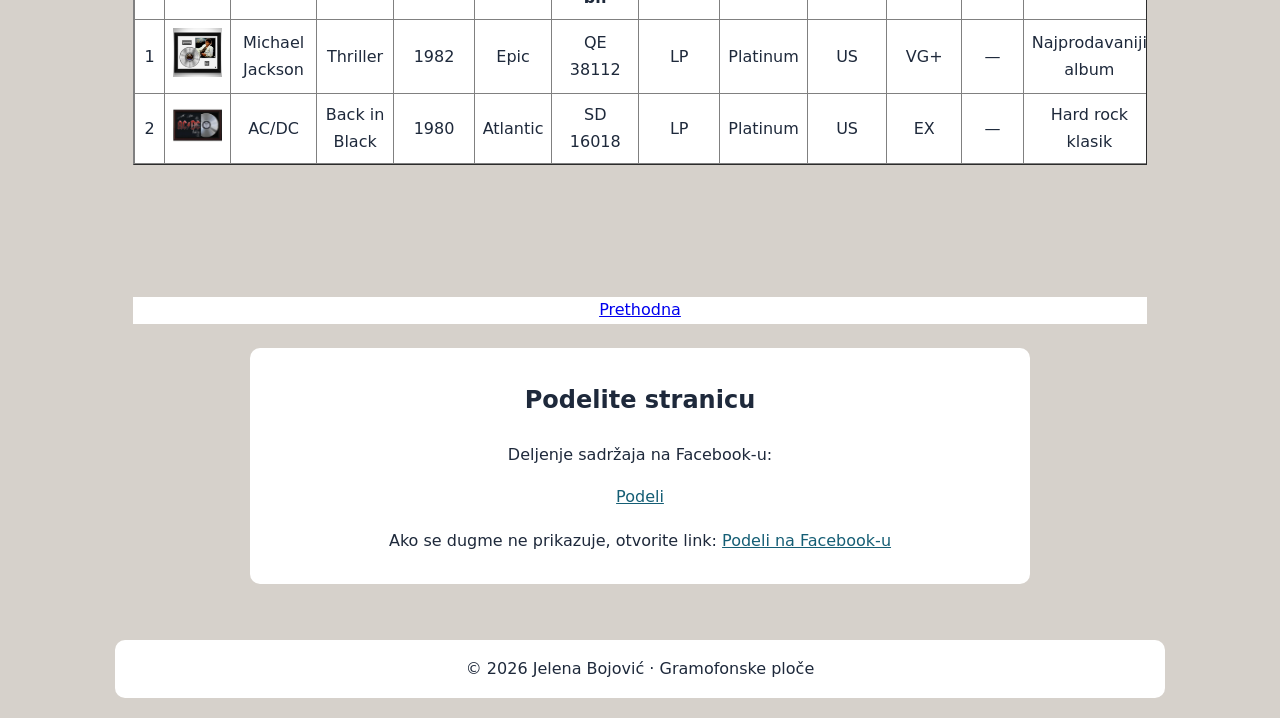
<file: pages/platinum.html>
<!DOCTYPE html>
<html lang="sr">
<head>
<meta charset="utf-8"/>
<title>Platinaste ploče – značenje i poznata izdanja</title>
<link href="../ico/favicon.ico" rel="icon" type="image/x-icon"/>
<style>
		h1 {text-align: center;background-color: white;}
		h2 {text-align: center;background-color: white;}
		p {text-align: center;background-color: white;}
		nav {text-align: center;background-color: white;}
		table {text-align: center;background-color: white;}
		div {text-align: center;background-color: white;}
		body {
			background-image: url('../images/1.jpg'); 
			background-repeat: no-repeat;
			background-size: cover;
			background-attachment: fixed;
			background-position: center;
		}
	</style>
<meta content="width=device-width, initial-scale=1" name="viewport"/><meta content="Saznajte šta označava platinasta ploča i pogledajte primere popularnih albuma sa platinastim statusom." name="description"/><meta content="platinaste ploče, platinum ploče, muzički albumi" name="keywords"/><meta content="Jelena Bojović" name="author"/><meta content="index, follow" name="robots"/><link href="https://rakicjelena991-sys.github.io/JelenaBojovicIT2026_SEO_KOD/pages/platinum.html" rel="canonical"/><meta content="website" property="og:type"/><meta content="sr_RS" property="og:locale"/><meta content="Gramofonske ploče" property="og:site_name"/><meta content="Platinaste ploče – značenje i poznata izdanja" property="og:title"/><meta content="Saznajte šta označava platinasta ploča i pogledajte primere popularnih albuma sa platinastim statusom." property="og:description"/><meta content="https://rakicjelena991-sys.github.io/JelenaBojovicIT2026_SEO_KOD/pages/platinum.html" property="og:url"/><meta content="https://rakicjelena991-sys.github.io/JelenaBojovicIT2026_SEO_KOD/images/1.jpg" property="og:image"/><meta content="summary_large_image" name="twitter:card"/><link href="../assets/seo.css" rel="stylesheet"/></head>
<body>
<header>
<h1>Platinum ploče — objašnjenje i katalog</h1>
<nav>
<a class="nav-link" href="../index.html">Home</a>
<a class="nav-link" href="./uvod.html">Uvod / istorija</a>
<a class="nav-link" href="./longplay.html">Long Play (LP)</a>
<a class="nav-link" href="./single.html">Single Play (SP)</a>
<a class="nav-link" href="./gold.html">Gold ploče</a>
<a class="nav-link" href="./platinum.html">Platinum ploče</a>
</nav>
</header>
<main>
<br/><br/><br/><br/><br/>
<div>
<h2>Šta je “Platinum” sertifikat?</h2>
<p><strong>RIAA</strong> uvodi “Platinum” <strong>1976.</strong> kao viši nivo za izuzetno velike tiraže
				 (u SAD tradicionalno <strong>1.000.000 primeraka</strong> za albume u to vreme). Pragovi se razlikuju po
				 zemljama i menjali su se tokom decenija. Prvi RIAA platinasti album bio je često navоđen
				 <em>Eagles — Their Greatest Hits (1971–1975)</em> (1976).
				Platinasta ploča je muzičko priznanje koje se dodeljuje izvođačima i izdavačima kada prodaja nekog albuma ili singla dostigne određeni, viši prag od onog potrebnog za zlatnu ploču. Dok je zlatna ploča predstavljala prvi institucionalizovani znak masovnog uspeha, platinasta ploča je uvedena da bi označila još veći komercijalni i kulturni fenomen – tiraže od više miliona primeraka.

Sam naziv i simbolika dolaze iz ideje da je platina plemenitiji i ređi metal od zlata, pa samim tim i prodajni uspeh koji nosi tu oznaku ima veću težinu.

Uvođenje priznanja

U Sjedinjenim Američkim Državama organizacija RIAA (Recording Industry Association of America) uvela je zvanično priznanje Platinum Record 1976. godine.

Povod je bio ogroman uspeh albuma Eagles – Their Greatest Hits (1971–1975), prvog izdanja koje je zvanično dobilo platinastu nagradu.

Ubrzo zatim, i druge zemlje su uvele slične standarde kroz svoje muzičke asocijacije (npr. BPI u Velikoj Britaniji, BVMI u Nemačkoj).

Kriterijumi

Kriterijumi se razlikuju po zemljama i periodima, ali osnovna logika je uvek ista – platinasta ploča znači veći broj prodatih primeraka od zlatne.

SAD (RIAA):

Album / singl = 1.000.000 primeraka (1 milion).

Double Platinum = 2 miliona, Triple Platinum = 3 miliona, itd.

Diamond = 10 miliona i više.

Velika Britanija (BPI):

Album = 300.000 primeraka,

Singl = 600.000 primeraka.

Nemačka (BVMI):

Album = 200.000 primeraka,

Singl = 400.000 primeraka.

Jugoslavija i Srbija: u vreme kada je muzičko tržište bilo bazirano na pločama i kasetama, platinasta ploča se dodeljivala za tiraže od 100.000+ primeraka (broj je varirao po periodu i izdavaču).

U 21. veku kriterijumi su prilagođeni digitalnoj eri: streaming se takođe računa, gde se određeni broj preslušavanja (npr. 1500 streamova) računa kao ekvivalent jednoj prodatom jedinici.

Kulturni značaj

Platinasta ploča je mnogo više od industrijskog priznanja – ona je statusni simbol izvođača. Dobiti platinu znači da je muzika postala masovni fenomen, da je izvođač dostigao ogroman broj slušalaca i da je njegovo delo deo globalne kulturne memorije.

U praksi, platinaste ploče se često uramljuju, presvlače platinastim sjajem i dodeljuju izvođačima na ceremonijama, turnejama ili u promotivne svrhe. Zidovi mnogih muzičkih studija, kuća slavnih pevača i muzejskih postavki ukrašeni su upravo ovim priznanjima.

Poznati dobitnici

Eagles – Their Greatest Hits (1971–1975) – prvi album koji je 1976. dobio platinastu ploču; kasnije je proglašen i dijamantnim.

Michael Jackson – Thriller – najprodavaniji album svih vremena, sa višestrukim platinastim i dijamantnim statusom.

The Beatles – gotovo svi njihovi albumi i singlovi stekli su višestruke platinaste statuse.

Madonna, Whitney Houston, Queen, Pink Floyd, Nirvana, Adele – izvođači čiji su albumi i singlovi prodavani u desetinama miliona primeraka širom sveta.

U bivšoj Jugoslaviji i kasnije Srbiji, platinaste ploče dobijali su izvođači koji su postizali tiraže od 100.000–500.000 primeraka, što je bio ogroman uspeh za regionalno tržište – primeri su Bijelo Dugme, Lepa Brena, Zdravko Čolić.

Danas

U današnje vreme, kada fizička prodaja više nije dominantna, platinasta ploča je dobila novu dimenziju:

Brojke se kombinuju sa digitalnim preuzimanjima i streamingom.

Platforme poput Spotify i Apple Music postale su deo kalkulacije.

Iako su tiraži fizičkih ploča i CD-a manji, platinasta nagrada i dalje nosi isti prestiž.

Za savremene izvođače, platinasta ploča je dokaz globalnog dometa pesme ili albuma, dok je za publiku ona i dalje sinonim za muziku koja je obeležila epohu.
			</p>
</div>
<br/><br/><br/><br/><br/>
<div>
<h2>Katalog — Platinum</h2>
<table border="1" cellpadding="6" cellspacing="0">
<caption>Kolekcija ploča — Platinum</caption>
<thead>
<tr>
<th>#</th><th>Omot</th><th>Izvođač</th><th>Naslov</th><th>Godina</th><th>Label</th><th>Katalog br.</th>
<th>Format</th><th>Nivo</th><th>Država</th><th>Stanje</th><th>Cena</th><th>Napomena</th>
</tr>
</thead>
<tbody>
<tr>
<td>1</td>
<td><img alt="Michael Jackson — Thriller (omot)" decoding="async" height="1500" loading="lazy" src="../images/mj_thriller.png" width="1500"/></td>
<td>Michael Jackson</td><td>Thriller</td><td>1982</td><td>Epic</td><td>QE 38112</td>
<td>LP</td><td>Platinum</td><td>US</td><td>VG+</td><td>—</td><td>Najprodavaniji album</td>
</tr>
<tr>
<td>2</td>
<td><img alt="AC/DC — Back in Black (omot)" decoding="async" height="1259" loading="lazy" src="../images/acdc_back_in_black.png" width="1728"/></td>
<td>AC/DC</td><td>Back in Black</td><td>1980</td><td>Atlantic</td><td>SD 16018</td>
<td>LP</td><td>Platinum</td><td>US</td><td>EX</td><td>—</td><td>Hard rock klasik</td>
</tr>
</tbody>
</table>
</div>
<br/><br/><br/><br/><br/>
<div>
<a class="nav-link" href="./gold.html">Prethodna</a>
</div>
<section aria-label="Deljenje sajta" class="drustvene-mreze"><h2>Podelite stranicu</h2><p>Deljenje sadržaja na Facebook-u:</p><div class="fb-share-button" data-href="https://rakicjelena991-sys.github.io/JelenaBojovicIT2026_SEO_KOD/pages/platinum.html" data-layout="button" data-size="small"><a class="fb-xfbml-parse-ignore" href="https://www.facebook.com/sharer/sharer.php?u=https%3A%2F%2Frakicjelena991-sys.github.io%2FJelenaBojovicIT2026_SEO_KOD%2Fpages%2Fplatinum.html" rel="noopener noreferrer" target="_blank">Podeli</a></div><p>Ako se dugme ne prikazuje, otvorite link: <a href="https://www.facebook.com/sharer/sharer.php?u=https%3A%2F%2Frakicjelena991-sys.github.io%2FJelenaBojovicIT2026_SEO_KOD%2Fpages%2Fplatinum.html" rel="noopener noreferrer" target="_blank">Podeli na Facebook-u</a></p></section></main>
<footer>© 2026 Jelena Bojović · Gramofonske ploče</footer><script async="" crossorigin="anonymous" defer="" src="https://connect.facebook.net/sr_RS/sdk.js#xfbml=1&amp;version=v22.0"></script></body>
</html>
</file>
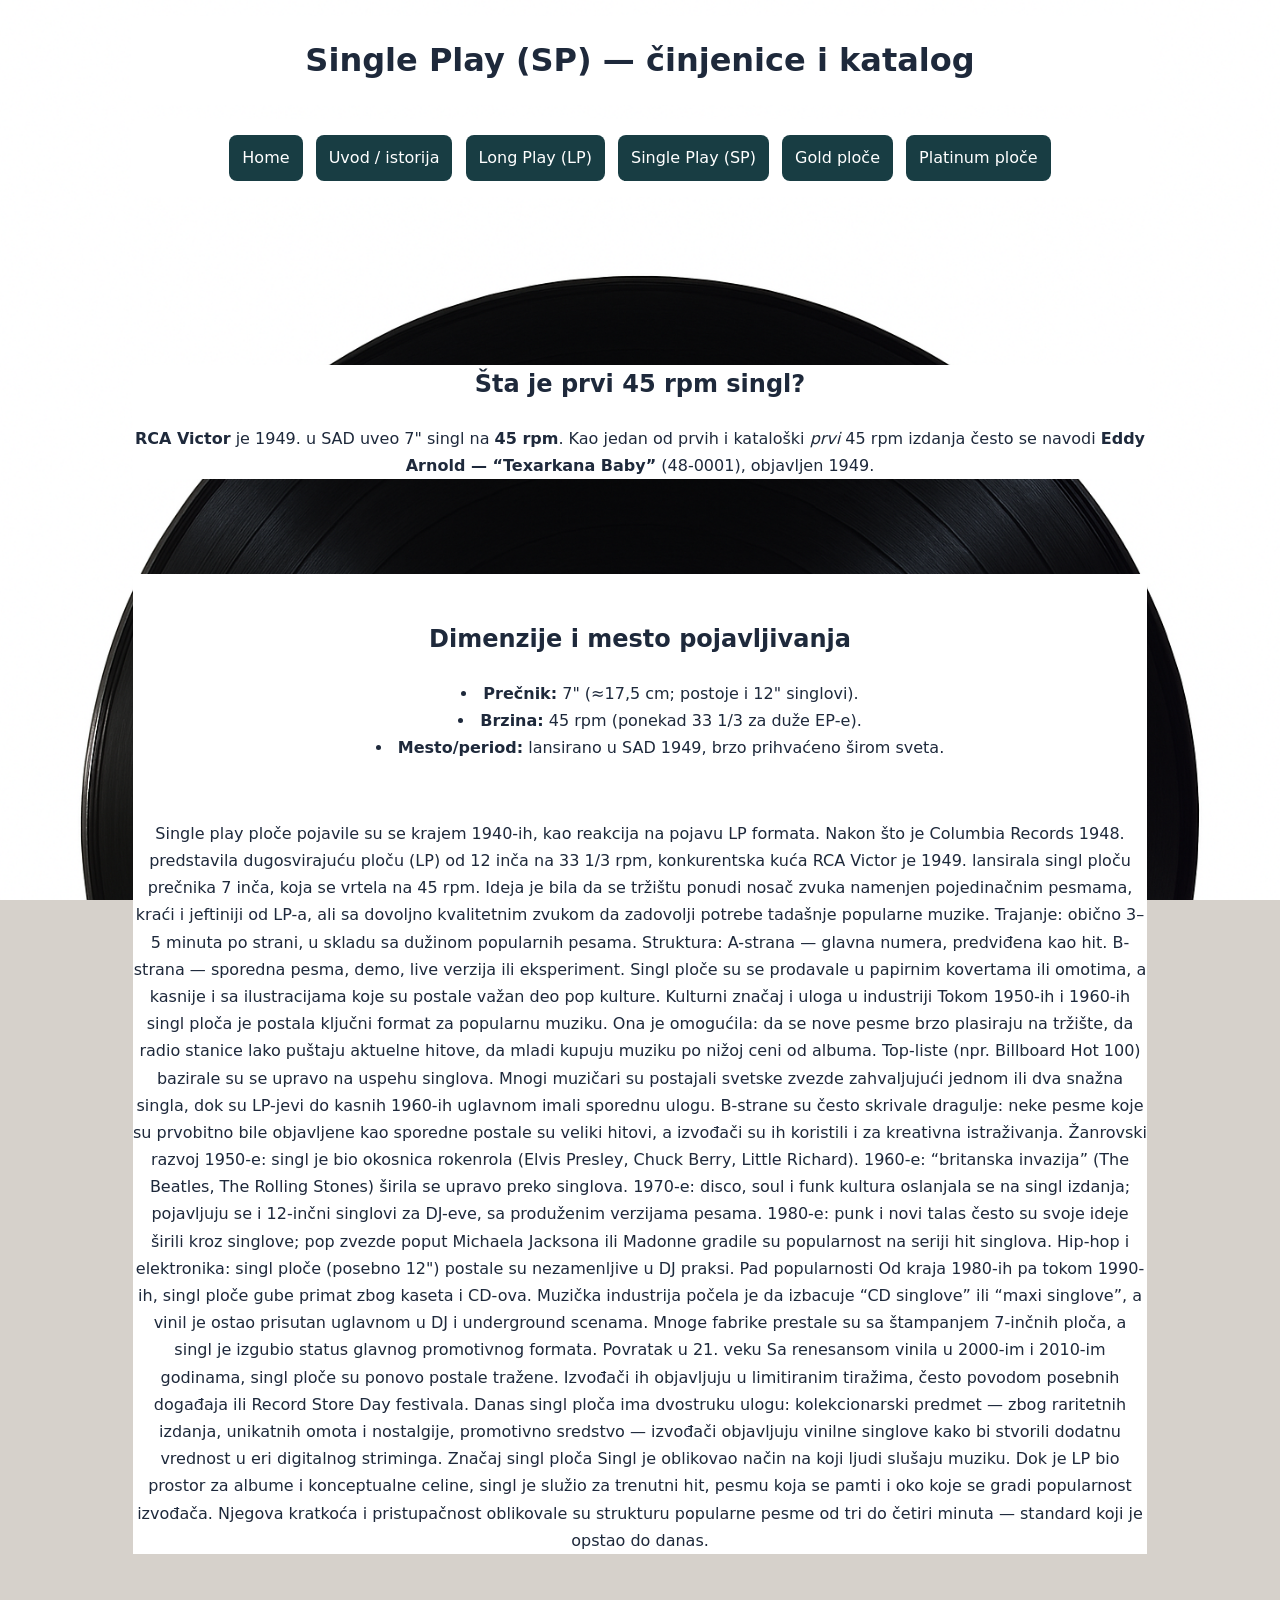
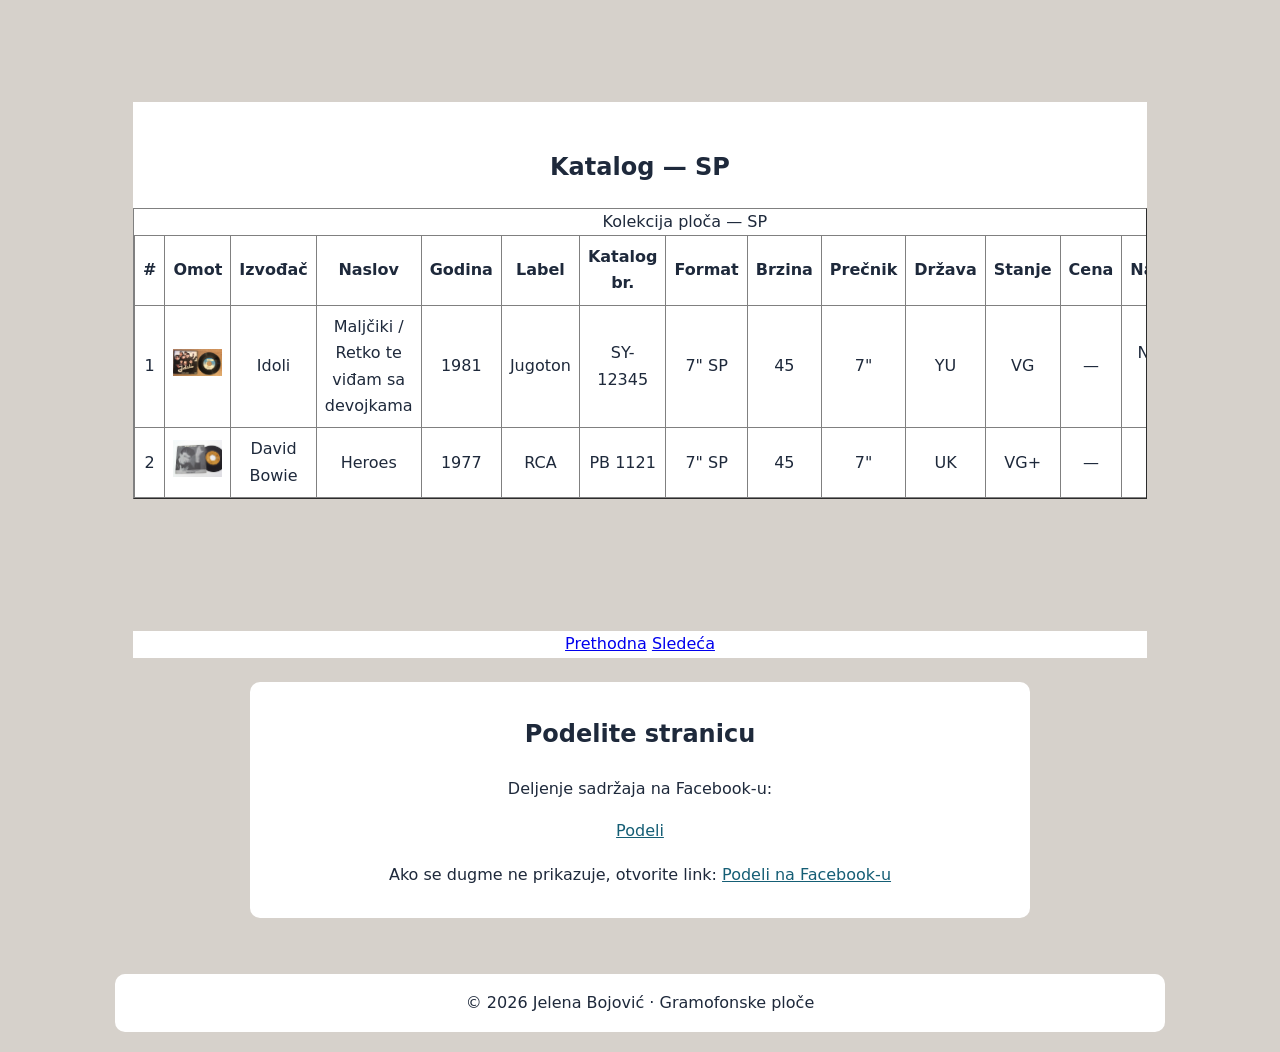
<file: pages/single.html>
<!DOCTYPE html>
<html lang="sr">
<head>
<meta charset="utf-8"/>
<title>Singl ploče – Single Play, 45 obrtaja i hitovi</title>
<link href="../ico/favicon.ico" rel="icon" type="image/x-icon"/>
<style>
		h1 {text-align: center;background-color: white;}
		h2 {text-align: center;background-color: white;}
		p {text-align: center;background-color: white;}
		nav {text-align: center;background-color: white;}
		div {text-align: center;background-color: white;}
		li {text-align: center;background-color: white;list-style-position: inside;}
		table {text-align: center;background-color: white;}
		body {
			background-image: url('../images/1.jpg'); 
			background-repeat: no-repeat;
			background-size: cover;
			background-attachment: fixed;
			background-position: center;
		}
	</style>
<meta content="width=device-width, initial-scale=1" name="viewport"/><meta content="Vodič kroz singl gramofonske ploče: format Single Play, brzine reprodukcije i poznata singl izdanja." name="description"/><meta content="singl ploče, Single Play, vinil singlovi, 45 obrtaja" name="keywords"/><meta content="Jelena Bojović" name="author"/><meta content="index, follow" name="robots"/><link href="https://rakicjelena991-sys.github.io/JelenaBojovicIT2026_SEO_KOD/pages/single.html" rel="canonical"/><meta content="website" property="og:type"/><meta content="sr_RS" property="og:locale"/><meta content="Gramofonske ploče" property="og:site_name"/><meta content="Singl ploče – Single Play, 45 obrtaja i hitovi" property="og:title"/><meta content="Vodič kroz singl gramofonske ploče: format Single Play, brzine reprodukcije i poznata singl izdanja." property="og:description"/><meta content="https://rakicjelena991-sys.github.io/JelenaBojovicIT2026_SEO_KOD/pages/single.html" property="og:url"/><meta content="https://rakicjelena991-sys.github.io/JelenaBojovicIT2026_SEO_KOD/images/1.jpg" property="og:image"/><meta content="summary_large_image" name="twitter:card"/><link href="../assets/seo.css" rel="stylesheet"/></head>
<body>
<header>
<h1>Single Play (SP) — činjenice i katalog</h1>
<nav>
<a class="nav-link" href="../index.html">Home</a>
<a class="nav-link" href="./uvod.html">Uvod / istorija</a>
<a class="nav-link" href="./longplay.html">Long Play (LP)</a>
<a class="nav-link" href="./single.html">Single Play (SP)</a>
<a class="nav-link" href="./gold.html">Gold ploče</a>
<a class="nav-link" href="./platinum.html">Platinum ploče</a>
</nav>
</header>
<main>
<br/><br/><br/><br/><br/>
<div>
<h2>Šta je prvi 45 rpm singl?</h2>
<p><strong>RCA Victor</strong> je 1949. u SAD uveo 7" singl na <strong>45 rpm</strong>.
				 Kao jedan od prvih i kataloški <em>prvi</em> 45 rpm izdanja često se navodi
				 <strong>Eddy Arnold — “Texarkana Baby”</strong> (48‑0001), objavljen 1949.</p>
</div>
<br/><br/><br/>
<div>
<br/>
<h2>Dimenzije i mesto pojavljivanja</h2>
<ul>
<li><strong>Prečnik:</strong> 7" (≈17,5 cm; postoje i 12" singlovi).</li>
<li><strong>Brzina:</strong> 45 rpm (ponekad 33 1/3 za duže EP‑e).</li>
<li><strong>Mesto/period:</strong> lansirano u SAD 1949, brzo prihvaćeno širom sveta.</li>
</ul>
<br/>
<p>
				Single play ploče pojavile su se krajem 1940-ih, kao reakcija na pojavu LP formata. Nakon što je Columbia Records 1948. predstavila dugosvirajuću ploču (LP) od 12 inča na 33 1/3 rpm, konkurentska kuća RCA Victor je 1949. lansirala singl ploču prečnika 7 inča, koja se vrtela na 45 rpm. Ideja je bila da se tržištu ponudi nosač zvuka namenjen pojedinačnim pesmama, kraći i jeftiniji od LP-a, ali sa dovoljno kvalitetnim zvukom da zadovolji potrebe tadašnje popularne muzike.
				Trajanje: obično 3–5 minuta po strani, u skladu sa dužinom popularnih pesama.

				Struktura:

				A-strana — glavna numera, predviđena kao hit.

				B-strana — sporedna pesma, demo, live verzija ili eksperiment.

				Singl ploče su se prodavale u papirnim kovertama ili omotima, a kasnije i sa ilustracijama koje su postale važan deo pop kulture.

				Kulturni značaj i uloga u industriji

				Tokom 1950-ih i 1960-ih singl ploča je postala ključni format za popularnu muziku. Ona je omogućila:

				da se nove pesme brzo plasiraju na tržište,

				da radio stanice lako puštaju aktuelne hitove,

				da mladi kupuju muziku po nižoj ceni od albuma.

				Top-liste (npr. Billboard Hot 100) bazirale su se upravo na uspehu singlova. Mnogi muzičari su postajali svetske zvezde zahvaljujući jednom ili dva snažna singla, dok su LP-jevi do kasnih 1960-ih uglavnom imali sporednu ulogu.

				B-strane su često skrivale dragulje: neke pesme koje su prvobitno bile objavljene kao sporedne postale su veliki hitovi, a izvođači su ih koristili i za kreativna istraživanja.

				Žanrovski razvoj

				1950-e: singl je bio okosnica rokenrola (Elvis Presley, Chuck Berry, Little Richard).

				1960-e: “britanska invazija” (The Beatles, The Rolling Stones) širila se upravo preko singlova.

				1970-e: disco, soul i funk kultura oslanjala se na singl izdanja; pojavljuju se i 12-inčni singlovi za DJ-eve, sa produženim verzijama pesama.

				1980-e: punk i novi talas često su svoje ideje širili kroz singlove; pop zvezde poput Michaela Jacksona ili Madonne gradile su popularnost na seriji hit singlova.

				Hip-hop i elektronika: singl ploče (posebno 12") postale su nezamenljive u DJ praksi.

				Pad popularnosti

				Od kraja 1980-ih pa tokom 1990-ih, singl ploče gube primat zbog kaseta i CD-ova. Muzička industrija počela je da izbacuje “CD singlove” ili “maxi singlove”, a vinil je ostao prisutan uglavnom u DJ i underground scenama. Mnoge fabrike prestale su sa štampanjem 7-inčnih ploča, a singl je izgubio status glavnog promotivnog formata.

				Povratak u 21. veku

				Sa renesansom vinila u 2000-im i 2010-im godinama, singl ploče su ponovo postale tražene. Izvođači ih objavljuju u limitiranim tiražima, često povodom posebnih događaja ili Record Store Day festivala. Danas singl ploča ima dvostruku ulogu:

				kolekcionarski predmet — zbog raritetnih izdanja, unikatnih omota i nostalgije,

				promotivno sredstvo — izvođači objavljuju vinilne singlove kako bi stvorili dodatnu vrednost u eri digitalnog striminga.

				Značaj singl ploča

				Singl je oblikovao način na koji ljudi slušaju muziku. Dok je LP bio prostor za albume i konceptualne celine, singl je služio za trenutni hit, pesmu koja se pamti i oko koje se gradi popularnost izvođača. Njegova kratkoća i pristupačnost oblikovale su strukturu popularne pesme od tri do četiri minuta — standard koji je opstao do danas.
			</p>
</div>
<br/><br/><br/><br/><br/>
<div>
<br/>
<h2>Katalog — SP</h2>
<table border="1" cellpadding="6" cellspacing="0">
<caption>Kolekcija ploča — SP</caption>
<thead>
<tr>
<th>#</th><th>Omot</th><th>Izvođač</th><th>Naslov</th><th>Godina</th><th>Label</th><th>Katalog br.</th>
<th>Format</th><th>Brzina</th><th>Prečnik</th><th>Država</th><th>Stanje</th><th>Cena</th><th>Napomena</th>
</tr>
</thead>
<tbody>
<tr>
<td>1</td>
<td><img alt="Idoli — Maljčiki (omot)" decoding="async" height="515" loading="lazy" src="../images/idoli_maljciki.png" width="919"/></td>
<td>Idoli</td><td>Maljčiki / Retko te viđam sa devojkama</td><td>1981</td><td>Jugoton</td><td>SY-12345</td>
<td>7" SP</td><td>45</td><td>7"</td><td>YU</td><td>VG</td><td>—</td><td>New wave klasik</td>
</tr>
<tr>
<td>2</td>
<td><img alt="David Bowie — Heroes (omot)" decoding="async" height="300" loading="lazy" src="../images/bowie_heroes.png" width="400"/></td>
<td>David Bowie</td><td>Heroes</td><td>1977</td><td>RCA</td><td>PB 1121</td>
<td>7" SP</td><td>45</td><td>7"</td><td>UK</td><td>VG+</td><td>—</td><td>Picture sleeve</td>
</tr>
</tbody>
</table>
</div>
<br/><br/><br/><br/><br/>
<div>
<a class="nav-link" href="./longplay.html">Prethodna</a>
<a class="nav-link" href="./gold.html">Sledeća</a>
</div>
<section aria-label="Deljenje sajta" class="drustvene-mreze"><h2>Podelite stranicu</h2><p>Deljenje sadržaja na Facebook-u:</p><div class="fb-share-button" data-href="https://rakicjelena991-sys.github.io/JelenaBojovicIT2026_SEO_KOD/pages/single.html" data-layout="button" data-size="small"><a class="fb-xfbml-parse-ignore" href="https://www.facebook.com/sharer/sharer.php?u=https%3A%2F%2Frakicjelena991-sys.github.io%2FJelenaBojovicIT2026_SEO_KOD%2Fpages%2Fsingle.html" rel="noopener noreferrer" target="_blank">Podeli</a></div><p>Ako se dugme ne prikazuje, otvorite link: <a href="https://www.facebook.com/sharer/sharer.php?u=https%3A%2F%2Frakicjelena991-sys.github.io%2FJelenaBojovicIT2026_SEO_KOD%2Fpages%2Fsingle.html" rel="noopener noreferrer" target="_blank">Podeli na Facebook-u</a></p></section></main>
<footer>© 2026 Jelena Bojović · Gramofonske ploče</footer><script async="" crossorigin="anonymous" defer="" src="https://connect.facebook.net/sr_RS/sdk.js#xfbml=1&amp;version=v22.0"></script></body>
</html>
</file>
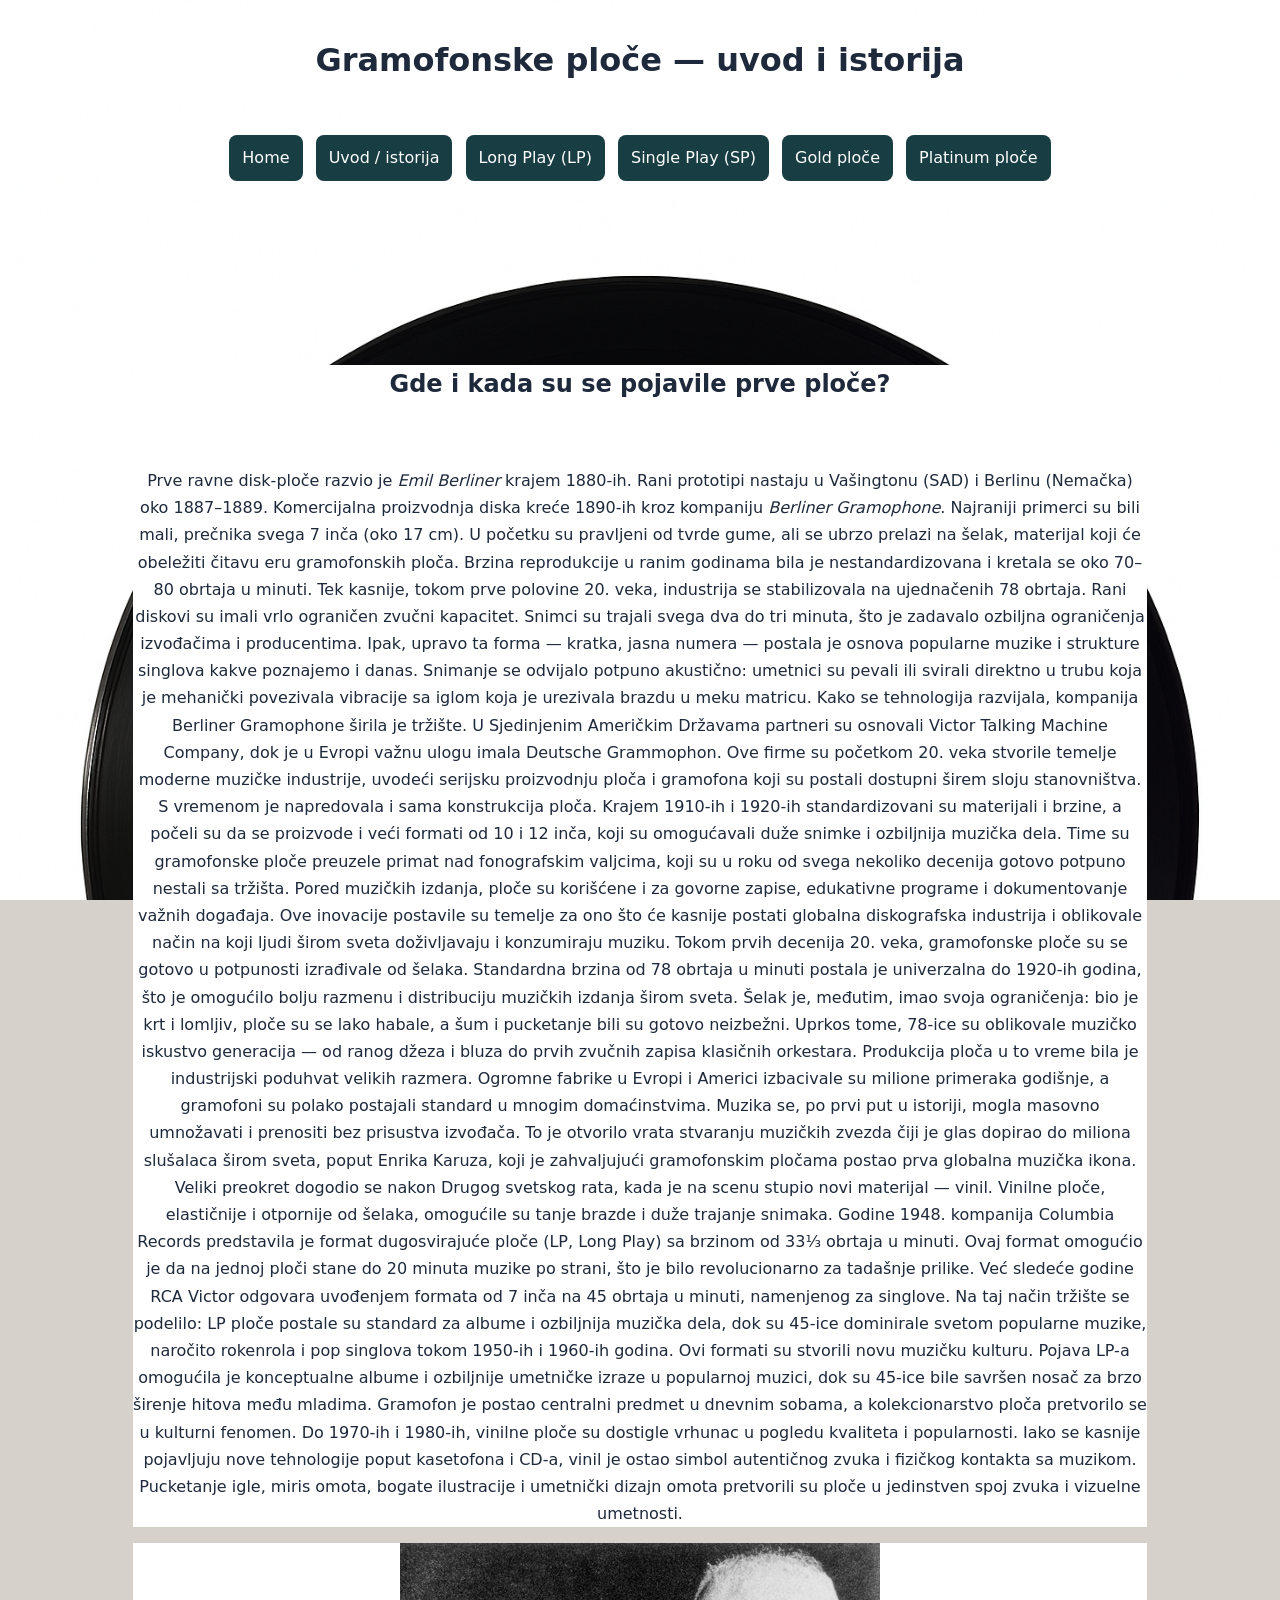
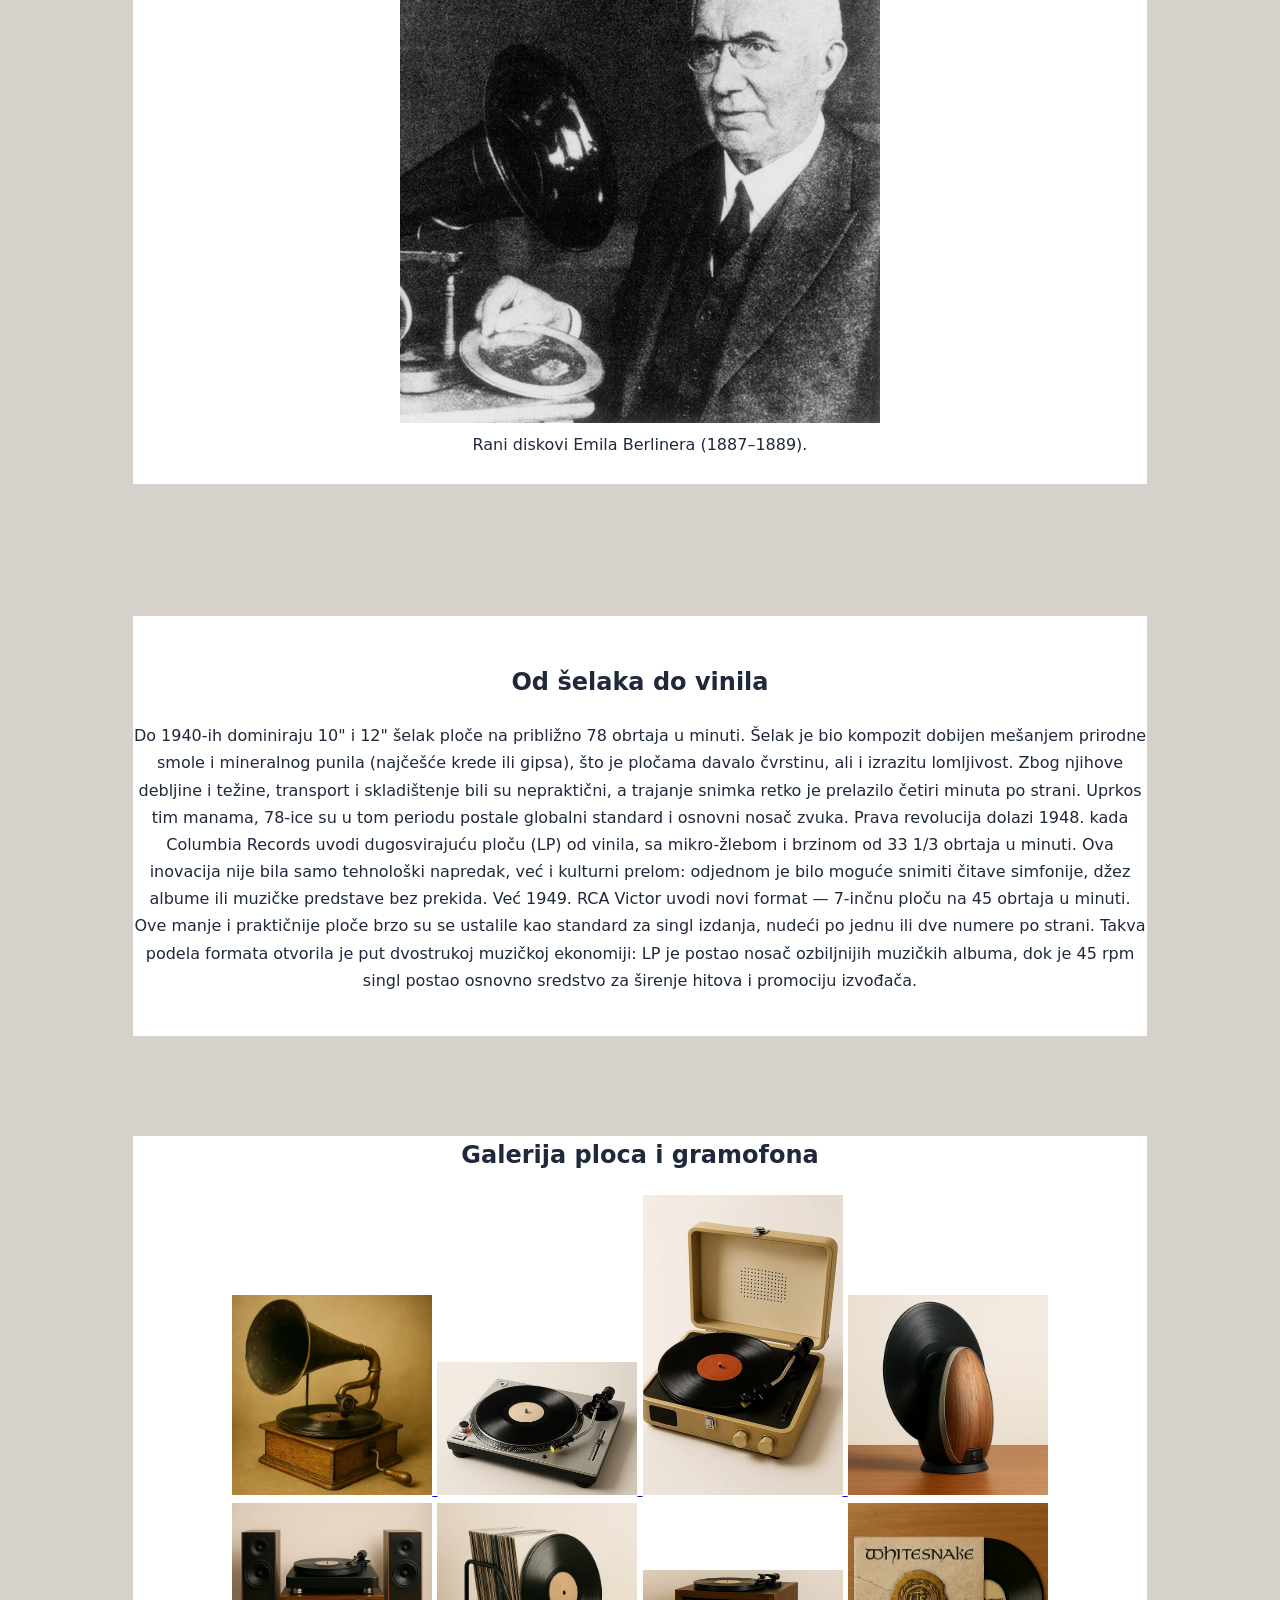
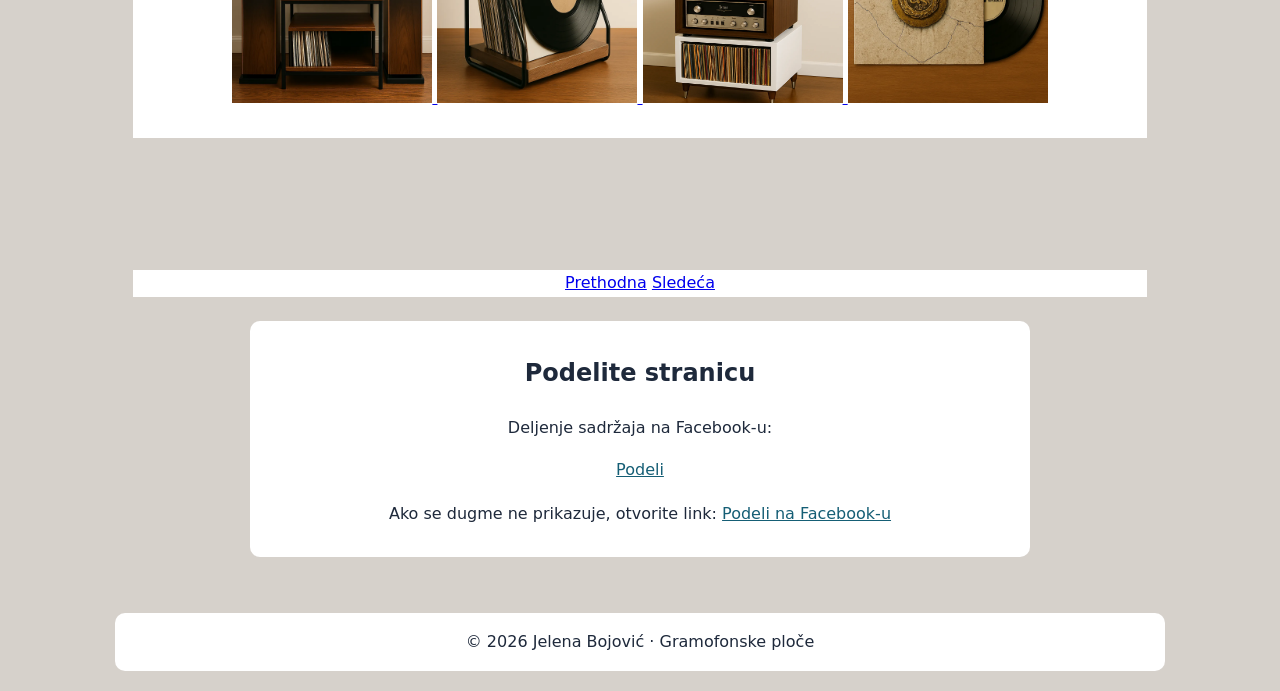
<file: pages/uvod.html>
<!DOCTYPE html>
<html lang="sr">
<head>
<meta charset="utf-8"/>
<title>Istorija gramofonskih ploča – od šelaka do vinila</title>
<link href="../ico/favicon.ico" rel="icon" type="image/x-icon"/>
<style>
		h1 {text-align: center;background-color: white;}
		h2 {text-align: center;background-color: white;}
		p {text-align: center;background-color: white;}
		nav {text-align: center;background-color: white;}
		div {text-align: center;background-color: white;}
		body {
			background-image: url('../images/1.jpg'); 
			background-repeat: no-repeat;
			background-size: cover;
			background-attachment: fixed;
			background-position: center;
		}
	</style>
<meta content="width=device-width, initial-scale=1" name="viewport"/><meta content="Kako su nastale gramofonske ploče? Upoznajte istoriju vinila, Emila Berlinera i nastanak LP i singl ploča." name="description"/><meta content="istorija gramofonskih ploča, istorija vinila, Emil Berliner" name="keywords"/><meta content="Jelena Bojović" name="author"/><meta content="index, follow" name="robots"/><link href="https://rakicjelena991-sys.github.io/JelenaBojovicIT2026_SEO_KOD/pages/uvod.html" rel="canonical"/><meta content="website" property="og:type"/><meta content="sr_RS" property="og:locale"/><meta content="Gramofonske ploče" property="og:site_name"/><meta content="Istorija gramofonskih ploča – od šelaka do vinila" property="og:title"/><meta content="Kako su nastale gramofonske ploče? Upoznajte istoriju vinila, Emila Berlinera i nastanak LP i singl ploča." property="og:description"/><meta content="https://rakicjelena991-sys.github.io/JelenaBojovicIT2026_SEO_KOD/pages/uvod.html" property="og:url"/><meta content="https://rakicjelena991-sys.github.io/JelenaBojovicIT2026_SEO_KOD/images/1.jpg" property="og:image"/><meta content="summary_large_image" name="twitter:card"/><link href="../assets/seo.css" rel="stylesheet"/></head>
<body>
<header>
<h1>Gramofonske ploče — uvod i istorija</h1>
<nav>
<a class="nav-link" href="../index.html">Home</a>
<a class="nav-link" href="./uvod.html">Uvod / istorija</a>
<a class="nav-link" href="./longplay.html">Long Play (LP)</a>
<a class="nav-link" href="./single.html">Single Play (SP)</a>
<a class="nav-link" href="./gold.html">Gold ploče</a>
<a class="nav-link" href="./platinum.html">Platinum ploče</a>
</nav>
</header>
<main>
<br/><br/><br/><br/><br/>
<div>
<h2>Gde i kada su se pojavile prve ploče?</h2>
<br/>
<p>
				Prve ravne disk-ploče razvio je <em>Emil Berliner</em> krajem 1880‑ih.
				Rani prototipi nastaju u Vašingtonu (SAD) i Berlinu (Nemačka) oko 1887–1889.
				Komercijalna proizvodnja diska kreće 1890‑ih kroz kompaniju <em>Berliner Gramophone</em>.
				Najraniji primerci su bili mali, prečnika svega 7 inča (oko 17 cm). U početku su pravljeni od tvrde gume, ali se ubrzo prelazi na šelak, materijal koji će obeležiti čitavu eru gramofonskih ploča.
				Brzina reprodukcije u ranim godinama bila je nestandardizovana i kretala se oko 70–80 obrtaja u minuti. Tek kasnije, tokom prve polovine 20. veka, industrija se stabilizovala na ujednačenih 78 obrtaja.
				Rani diskovi su imali vrlo ograničen zvučni kapacitet. Snimci su trajali svega dva do tri minuta, što je zadavalo ozbiljna ograničenja izvođačima i producentima. Ipak, upravo ta forma — kratka, jasna numera — postala je osnova popularne muzike i strukture singlova kakve poznajemo i danas.
				Snimanje se odvijalo potpuno akustično: umetnici su pevali ili svirali direktno u trubu koja je mehanički povezivala vibracije sa iglom koja je urezivala brazdu u meku matricu.
				Kako se tehnologija razvijala, kompanija Berliner Gramophone širila je tržište. U Sjedinjenim Američkim Državama partneri su osnovali Victor Talking Machine Company, dok je u Evropi važnu ulogu imala Deutsche Grammophon. Ove firme su početkom 20. veka stvorile temelje moderne muzičke industrije, uvodeći serijsku proizvodnju ploča i gramofona koji su postali dostupni širem sloju stanovništva.
				S vremenom je napredovala i sama konstrukcija ploča. Krajem 1910-ih i 1920-ih standardizovani su materijali i brzine, a počeli su da se proizvode i veći formati od 10 i 12 inča, koji su omogućavali duže snimke i ozbiljnija muzička dela. Time su gramofonske ploče preuzele primat nad fonografskim valjcima, koji su u roku od svega nekoliko decenija gotovo potpuno nestali sa tržišta.
				Pored muzičkih izdanja, ploče su korišćene i za govorne zapise, edukativne programe i dokumentovanje važnih događaja.
				Ove inovacije postavile su temelje za ono što će kasnije postati globalna diskografska industrija i oblikovale način na koji ljudi širom sveta doživljavaju i konzumiraju muziku.
				Tokom prvih decenija 20. veka, gramofonske ploče su se gotovo u potpunosti izrađivale od šelaka. Standardna brzina od 78 obrtaja u minuti postala je univerzalna do 1920-ih godina, što je omogućilo bolju razmenu i distribuciju muzičkih izdanja širom sveta. Šelak je, međutim, imao svoja ograničenja: bio je krt i lomljiv, ploče su se lako habale, a šum i pucketanje bili su gotovo neizbežni. Uprkos tome, 78-ice su oblikovale muzičko iskustvo generacija — od ranog džeza i bluza do prvih zvučnih zapisa klasičnih orkestara.
				Produkcija ploča u to vreme bila je industrijski poduhvat velikih razmera. Ogromne fabrike u Evropi i Americi izbacivale su milione primeraka godišnje, a gramofoni su polako postajali standard u mnogim domaćinstvima. Muzika se, po prvi put u istoriji, mogla masovno umnožavati i prenositi bez prisustva izvođača. To je otvorilo vrata stvaranju muzičkih zvezda čiji je glas dopirao do miliona slušalaca širom sveta, poput Enrika Karuza, koji je zahvaljujući gramofonskim pločama postao prva globalna muzička ikona.
				Veliki preokret dogodio se nakon Drugog svetskog rata, kada je na scenu stupio novi materijal — vinil. Vinilne ploče, elastičnije i otpornije od šelaka, omogućile su tanje brazde i duže trajanje snimaka. Godine 1948. kompanija Columbia Records predstavila je format dugosvirajuće ploče (LP, Long Play) sa brzinom od 33⅓ obrtaja u minuti. Ovaj format omogućio je da na jednoj ploči stane do 20 minuta muzike po strani, što je bilo revolucionarno za tadašnje prilike.
				Već sledeće godine RCA Victor odgovara uvođenjem formata od 7 inča na 45 obrtaja u minuti, namenjenog za singlove. Na taj način tržište se podelilo: LP ploče postale su standard za albume i ozbiljnija muzička dela, dok su 45-ice dominirale svetom popularne muzike, naročito rokenrola i pop singlova tokom 1950-ih i 1960-ih godina.
				Ovi formati su stvorili novu muzičku kulturu. Pojava LP-a omogućila je konceptualne albume i ozbiljnije umetničke izraze u popularnoj muzici, dok su 45-ice bile savršen nosač za brzo širenje hitova među mladima. Gramofon je postao centralni predmet u dnevnim sobama, a kolekcionarstvo ploča pretvorilo se u kulturni fenomen.
				Do 1970-ih i 1980-ih, vinilne ploče su dostigle vrhunac u pogledu kvaliteta i popularnosti. Iako se kasnije pojavljuju nove tehnologije poput kasetofona i CD-a, vinil je ostao simbol autentičnog zvuka i fizičkog kontakta sa muzikom. Pucketanje igle, miris omota, bogate ilustracije i umetnički dizajn omota pretvorili su ploče u jedinstven spoj zvuka i vizuelne umetnosti.
			</p>
</div>
<div>
<img alt="Prve disk-ploče Emila Berlinera" decoding="async" height="480" loading="lazy" src="../images/intro_berliner.png" width="480"/>
<figcaption>Rani diskovi Emila Berlinera (1887–1889).</figcaption>
<br/>
</div>
<br/><br/><br/><br/><br/>
<div>
<br/>
<h2>Od šelaka do vinila</h2>
<p>
				Do 1940-ih dominiraju 10" i 12" šelak ploče na približno 78 obrtaja u minuti. Šelak je bio kompozit dobijen mešanjem prirodne smole i mineralnog punila (najčešće krede ili gipsa), što je pločama davalo čvrstinu, ali i izrazitu lomljivost. Zbog njihove debljine i težine, transport i skladištenje bili su nepraktični, a trajanje snimka retko je prelazilo četiri minuta po strani. Uprkos tim manama, 78-ice su u tom periodu postale globalni standard i osnovni nosač zvuka.
				Prava revolucija dolazi 1948. kada Columbia Records uvodi dugosvirajuću ploču (LP) od vinila, sa mikro-žlebom i brzinom od 33 1/3 obrtaja u minuti. Ova inovacija nije bila samo tehnološki napredak, već i kulturni prelom: odjednom je bilo moguće snimiti čitave simfonije, džez albume ili muzičke predstave bez prekida. Već 1949. RCA Victor uvodi novi format — 7-inčnu ploču na 45 obrtaja u minuti.
				Ove manje i praktičnije ploče brzo su se ustalile kao standard za singl izdanja, nudeći po jednu ili dve numere po strani. Takva podela formata otvorila je put dvostrukoj muzičkoj ekonomiji: LP je postao nosač ozbiljnijih muzičkih albuma, dok je 45 rpm singl postao osnovno sredstvo za širenje hitova i promociju izvođača.
			</p>
<br/>
</div>
<br/><br/><br/>
<div>
<h2>Galerija ploca i gramofona</h2>
<div>
<a href="../gallery/img1.png" rel="noopener noreferrer" target="_blank">
<img alt="Gramofonske i vinil ploče – fotografija iz galerije 2" decoding="async" height="150" loading="lazy" src="../gallery/img1.webp" width="200"/>
</a>
<a href="../gallery/img2.png" rel="noopener noreferrer" target="_blank">
<img alt="Gramofonske i vinil ploče – fotografija iz galerije 3" decoding="async" height="150" loading="lazy" src="../gallery/img2.webp" width="200"/>
</a>
<a href="../gallery/img3.png" rel="noopener noreferrer" target="_blank">
<img alt="Gramofonske i vinil ploče – fotografija iz galerije 4" decoding="async" height="150" loading="lazy" src="../gallery/img3.webp" width="200"/>
</a>
<a href="../gallery/img4.png" rel="noopener noreferrer" target="_blank">
<img alt="Gramofonske i vinil ploče – fotografija iz galerije 5" decoding="async" height="150" loading="lazy" src="../gallery/img4.webp" width="200"/>
</a>
</div>
<div>
<a href="../gallery/img5.png" rel="noopener noreferrer" target="_blank">
<img alt="Gramofonske i vinil ploče – fotografija iz galerije 6" decoding="async" height="150" loading="lazy" src="../gallery/img5.webp" width="200"/>
</a>
<a href="../gallery/img6.png" rel="noopener noreferrer" target="_blank">
<img alt="Gramofonske i vinil ploče – fotografija iz galerije 7" decoding="async" height="150" loading="lazy" src="../gallery/img6.webp" width="200"/>
</a>
<a href="../gallery/img7.png" rel="noopener noreferrer" target="_blank">
<img alt="Gramofonske i vinil ploče – fotografija iz galerije 8" decoding="async" height="150" loading="lazy" src="../gallery/img7.webp" width="200"/>
</a>
<a href="../gallery/img8.png" rel="noopener noreferrer" target="_blank">
<img alt="Gramofonske i vinil ploče – fotografija iz galerije 9" decoding="async" height="150" loading="lazy" src="../gallery/img8.webp" width="200"/>
</a>
</div>
<br/>
</div>
<br/><br/><br/><br/><br/>
<div>
<a class="nav-link" href="../index.html">Prethodna</a>
<a class="nav-link" href="./longplay.html">Sledeća</a>
</div>
<section aria-label="Deljenje sajta" class="drustvene-mreze"><h2>Podelite stranicu</h2><p>Deljenje sadržaja na Facebook-u:</p><div class="fb-share-button" data-href="https://rakicjelena991-sys.github.io/JelenaBojovicIT2026_SEO_KOD/pages/uvod.html" data-layout="button" data-size="small"><a class="fb-xfbml-parse-ignore" href="https://www.facebook.com/sharer/sharer.php?u=https%3A%2F%2Frakicjelena991-sys.github.io%2FJelenaBojovicIT2026_SEO_KOD%2Fpages%2Fuvod.html" rel="noopener noreferrer" target="_blank">Podeli</a></div><p>Ako se dugme ne prikazuje, otvorite link: <a href="https://www.facebook.com/sharer/sharer.php?u=https%3A%2F%2Frakicjelena991-sys.github.io%2FJelenaBojovicIT2026_SEO_KOD%2Fpages%2Fuvod.html" rel="noopener noreferrer" target="_blank">Podeli na Facebook-u</a></p></section></main>
<footer>© 2026 Jelena Bojović · Gramofonske ploče</footer><script async="" crossorigin="anonymous" defer="" src="https://connect.facebook.net/sr_RS/sdk.js#xfbml=1&amp;version=v22.0"></script></body>
</html>
</file>
<file: assets/seo.css>
/* Zajednicka pravila za SEO pristupacnost i mobilni prikaz */
*,*::before,*::after{box-sizing:border-box}html{scroll-behavior:smooth}body{margin:0;min-height:100vh;font:16px/1.65 system-ui,-apple-system,Segoe UI,Arial,sans-serif;color:#1e293b;background-color:#d6d1cb}header,main,footer{max-width:1050px;margin:auto}header{padding:16px 16px 4px}main{padding:12px 18px 32px}header h1,header h2{margin:0 0 14px!important;padding:18px;border-radius:14px}header nav,main nav{padding:12px 10px;border-radius:12px}nav a{display:inline-block;margin:4px;text-decoration:none}nav a button,nav a.nav-link{background:#183d43;color:#fff;border:0;border-radius:8px;padding:10px 13px;cursor:pointer;font:inherit;display:inline-block}nav a:hover button,nav a.nav-link:hover{background:#296a70}main>div,main>section{max-width:100%}p,li{line-height:1.7}img{max-width:100%;height:auto}table{max-width:100%;display:block;overflow-x:auto;border-collapse:collapse}td,th{padding:8px}form{max-width:570px;background:#fff;padding:16px;border-radius:10px}form input:not([type=radio]){max-width:100%}footer{background:#fff;text-align:center;padding:16px 12px;margin-bottom:20px;border-radius:10px}footer a{color:#155e75}a:focus-visible,button:focus-visible,input:focus-visible{outline:3px solid #fb923c;outline-offset:2px}@media(max-width:680px){body{background-attachment:scroll!important}header,main{padding:10px}nav a,nav a button{max-width:100%;font-size:14px}header h1{font-size:1.7rem}main>br{display:none}table{font-size:13px}}
.drustvene-mreze{max-width:780px;margin:24px auto;padding:14px 18px;background:#fff;border-radius:10px;text-align:center}.drustvene-mreze a{color:#155e75}
</file>
